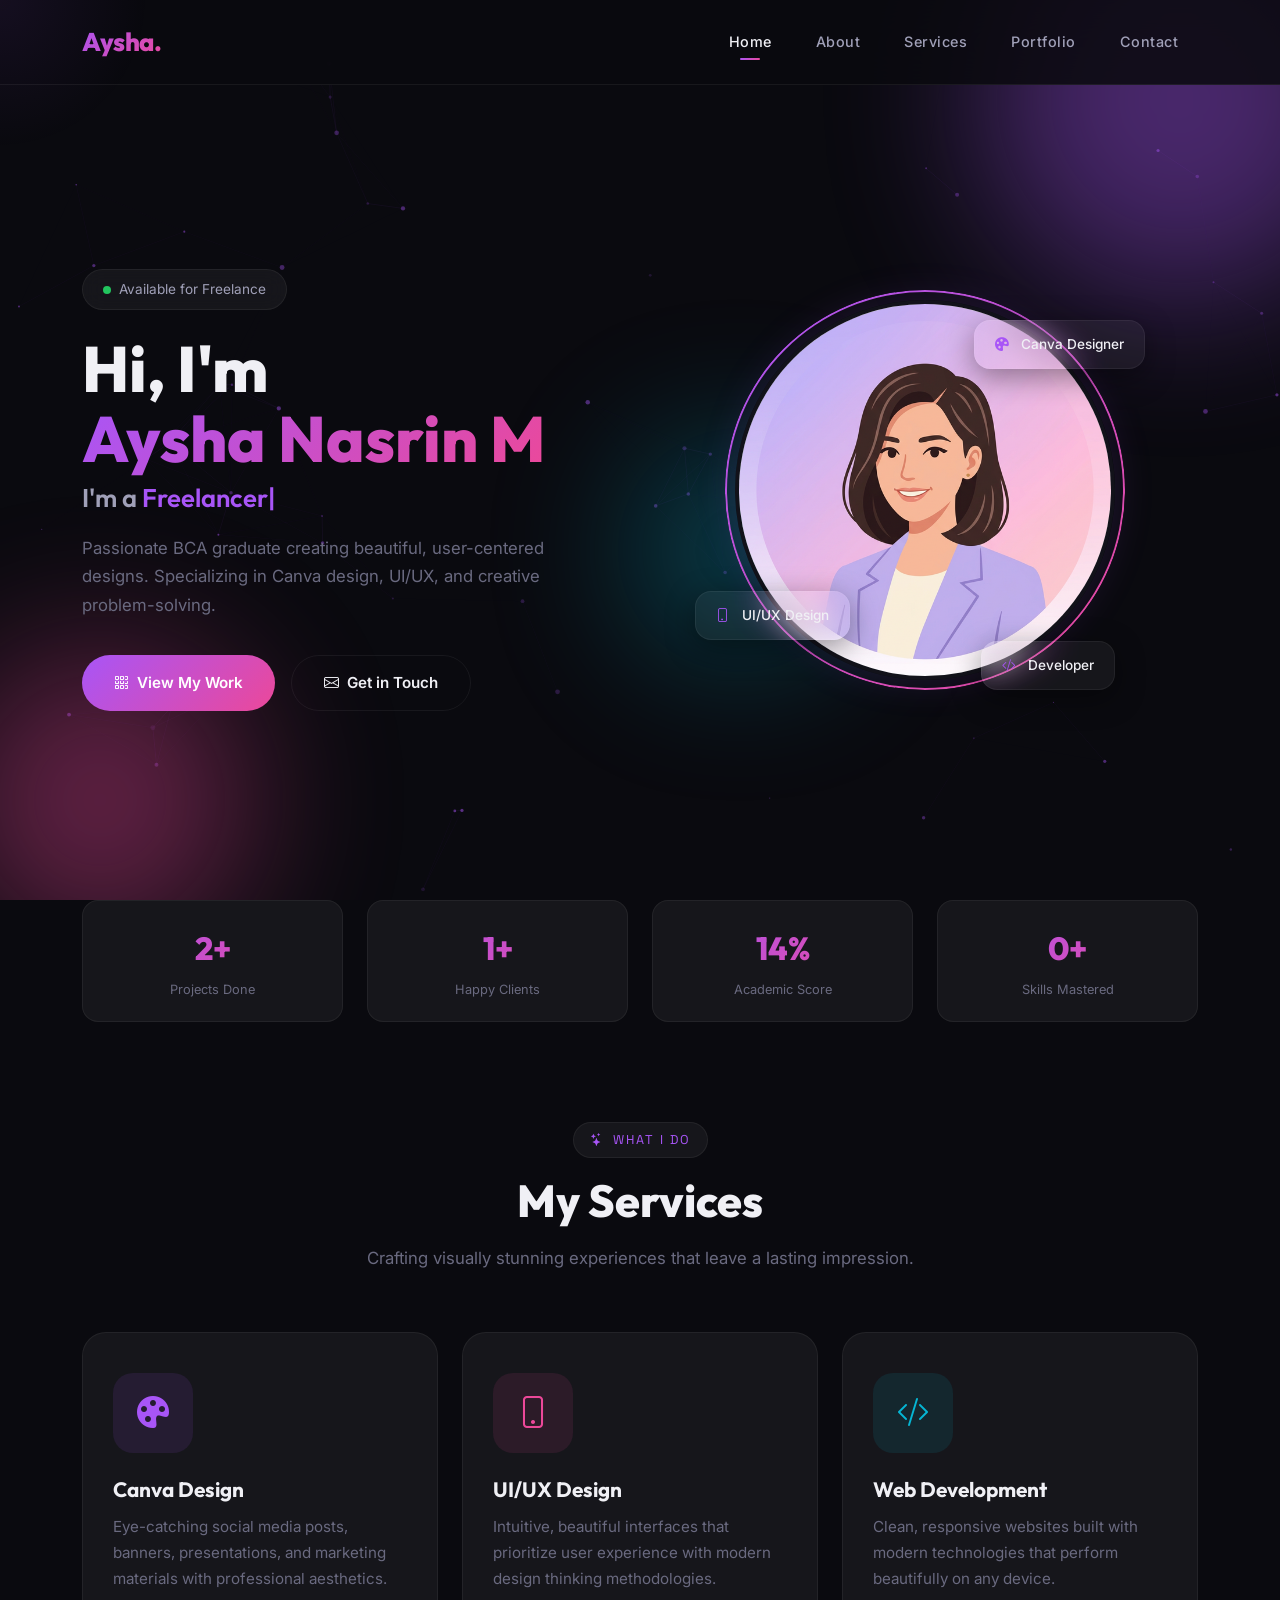
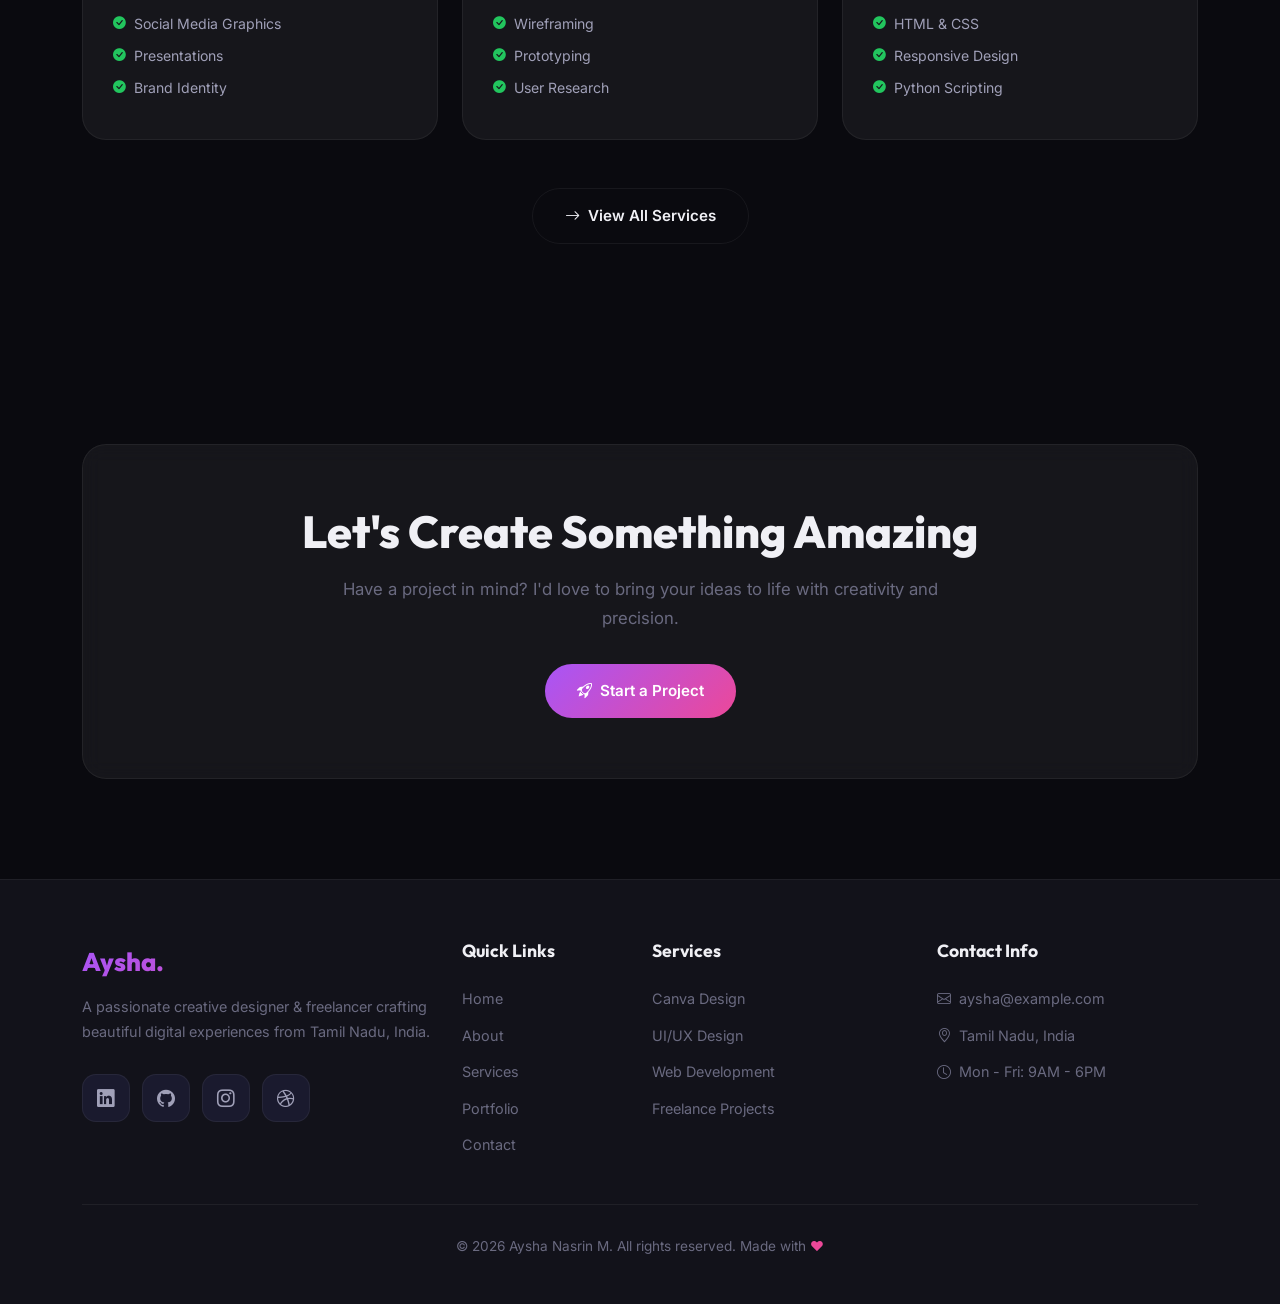
<file: index.html>
<!DOCTYPE html>
<html lang="en">

<head>
  <meta charset="UTF-8">
  <meta name="viewport" content="width=device-width, initial-scale=1.0">
  <meta name="description"
    content="Aysha Nasrin M - Creative Freelancer, Canva Designer & UI/UX Designer. Explore my portfolio showcasing stunning designs and creative solutions.">
  <meta name="keywords" content="Aysha Nasrin, Portfolio, Freelancer, Canva Designer, UI/UX Designer">
  <meta name="author" content="Aysha Nasrin M">
  <title>Aysha Nasrin M | Creative Designer & Freelancer</title>

  <!-- Bootstrap 5 CSS -->
  <link href="https://cdn.jsdelivr.net/npm/bootstrap@5.3.3/dist/css/bootstrap.min.css" rel="stylesheet">
  <!-- Bootstrap Icons -->
  <link href="https://cdn.jsdelivr.net/npm/bootstrap-icons@1.11.3/font/bootstrap-icons.css" rel="stylesheet">
  <!-- Custom CSS -->
  <link rel="stylesheet" href="assets/css/style.css">
</head>

<body>

  <!-- Preloader -->
  <div class="preloader" id="preloader">
    <div class="preloader-spinner"></div>
    <div class="preloader-text">Loading</div>
  </div>

  <!-- Particles Background -->
  <canvas id="particles-canvas"></canvas>

  <!-- Navigation -->
  <nav class="navbar navbar-expand-lg navbar-custom fixed-top" id="main-navbar">
    <div class="container">
      <a class="navbar-brand navbar-brand-custom" href="index.html">
        Aysha<span style="color: var(--accent-2);">.</span>
      </a>
      <button class="navbar-toggler navbar-toggler-custom" type="button" data-bs-toggle="collapse"
        data-bs-target="#navbarNav">
        <span class="navbar-toggler-icon"></span>
      </button>
      <div class="collapse navbar-collapse justify-content-end" id="navbarNav">
        <ul class="navbar-nav gap-1">
          <li class="nav-item">
            <a class="nav-link nav-link-custom" href="index.html">Home</a>
          </li>
          <li class="nav-item">
            <a class="nav-link nav-link-custom" href="about.html">About</a>
          </li>
          <li class="nav-item">
            <a class="nav-link nav-link-custom" href="services.html">Services</a>
          </li>
          <li class="nav-item">
            <a class="nav-link nav-link-custom" href="portfolio.html">Portfolio</a>
          </li>
          <li class="nav-item">
            <a class="nav-link nav-link-custom" href="contact.html">Contact</a>
          </li>
        </ul>
      </div>
    </div>
  </nav>

  <!-- Hero Section -->
  <section class="hero-section" id="hero">
    <div class="hero-bg-shapes">
      <div class="hero-shape hero-shape-1"></div>
      <div class="hero-shape hero-shape-2"></div>
      <div class="hero-shape hero-shape-3"></div>
    </div>
    <div class="container">
      <div class="row align-items-center">
        <div class="col-lg-6 hero-content">
          <div class="hero-badge">
            <span class="badge-dot"></span>
            Available for Freelance
          </div>
          <h1 class="hero-title">
            Hi, I'm <br>
            <span class="gradient-text">Aysha Nasrin M</span>
          </h1>
          <h2 class="hero-subtitle">
            I'm a <span id="typing-text" style="color: var(--accent-1);">Freelancer</span><span class="typing-cursor"
              style="color: var(--accent-1); animation: blink 0.8s infinite;">|</span>
          </h2>
          <p class="hero-description">
            Passionate BCA graduate creating beautiful, user-centered designs.
            Specializing in Canva design, UI/UX, and creative problem-solving.
          </p>
          <div class="hero-buttons">
            <a href="portfolio.html" class="btn-gradient" id="hero-cta-portfolio">
              <i class="bi bi-grid-3x3-gap"></i> View My Work
            </a>
            <a href="contact.html" class="btn-outline-glow" id="hero-cta-contact">
              <i class="bi bi-envelope"></i> Get in Touch
            </a>
          </div>
        </div>
        <div class="col-lg-6 hero-image-wrapper">
          <div class="hero-image-container">
            <div class="hero-image-ring"></div>
            <img src="assets/images/profile.png" alt="Aysha Nasrin M" class="hero-profile-img">
            <div class="hero-floating-card floating-card-1">
              <i class="bi bi-palette-fill"></i> Canva Designer
            </div>
            <div class="hero-floating-card floating-card-2">
              <i class="bi bi-phone"></i> UI/UX Design
            </div>
            <div class="hero-floating-card floating-card-3">
              <i class="bi bi-code-slash"></i> Developer
            </div>
          </div>
        </div>
      </div>
    </div>
  </section>

  <!-- Quick Stats Section -->
  <section class="section-padding" style="padding-top: 0;">
    <div class="container">
      <div class="row g-4 reveal">
        <div class="col-6 col-md-3">
          <div class="stat-card">
            <div class="stat-number"><span class="counter" data-target="15" data-suffix="+">0</span></div>
            <div class="stat-label">Projects Done</div>
          </div>
        </div>
        <div class="col-6 col-md-3">
          <div class="stat-card">
            <div class="stat-number"><span class="counter" data-target="10" data-suffix="+">0</span></div>
            <div class="stat-label">Happy Clients</div>
          </div>
        </div>
        <div class="col-6 col-md-3">
          <div class="stat-card">
            <div class="stat-number"><span class="counter" data-target="85" data-suffix="%">0</span></div>
            <div class="stat-label">Academic Score</div>
          </div>
        </div>
        <div class="col-6 col-md-3">
          <div class="stat-card">
            <div class="stat-number"><span class="counter" data-target="3" data-suffix="+">0</span></div>
            <div class="stat-label">Skills Mastered</div>
          </div>
        </div>
      </div>
    </div>
  </section>

  <!-- Featured Services Preview -->
  <section class="section-padding" style="padding-top: 0;">
    <div class="container">
      <div class="section-header reveal">
        <div class="section-tag"><i class="bi bi-stars"></i> What I Do</div>
        <h2 class="section-title">My <span class="gradient-text">Services</span></h2>
        <p class="section-description">
          Crafting visually stunning experiences that leave a lasting impression.
        </p>
      </div>
      <div class="row g-4 stagger-children">
        <div class="col-md-4">
          <div class="service-card">
            <div class="service-icon icon-purple">
              <i class="bi bi-palette-fill"></i>
            </div>
            <h3 class="service-title">Canva Design</h3>
            <p class="service-text">
              Eye-catching social media posts, banners, presentations, and marketing materials with professional
              aesthetics.
            </p>
            <div class="service-features">
              <div class="service-feature"><i class="bi bi-check-circle-fill"></i> Social Media Graphics</div>
              <div class="service-feature"><i class="bi bi-check-circle-fill"></i> Presentations</div>
              <div class="service-feature"><i class="bi bi-check-circle-fill"></i> Brand Identity</div>
            </div>
          </div>
        </div>
        <div class="col-md-4">
          <div class="service-card">
            <div class="service-icon icon-pink">
              <i class="bi bi-phone"></i>
            </div>
            <h3 class="service-title">UI/UX Design</h3>
            <p class="service-text">
              Intuitive, beautiful interfaces that prioritize user experience with modern design thinking methodologies.
            </p>
            <div class="service-features">
              <div class="service-feature"><i class="bi bi-check-circle-fill"></i> Wireframing</div>
              <div class="service-feature"><i class="bi bi-check-circle-fill"></i> Prototyping</div>
              <div class="service-feature"><i class="bi bi-check-circle-fill"></i> User Research</div>
            </div>
          </div>
        </div>
        <div class="col-md-4">
          <div class="service-card">
            <div class="service-icon icon-cyan">
              <i class="bi bi-code-slash"></i>
            </div>
            <h3 class="service-title">Web Development</h3>
            <p class="service-text">
              Clean, responsive websites built with modern technologies that perform beautifully on any device.
            </p>
            <div class="service-features">
              <div class="service-feature"><i class="bi bi-check-circle-fill"></i> HTML & CSS</div>
              <div class="service-feature"><i class="bi bi-check-circle-fill"></i> Responsive Design</div>
              <div class="service-feature"><i class="bi bi-check-circle-fill"></i> Python Scripting</div>
            </div>
          </div>
        </div>
      </div>
      <div class="text-center mt-5 reveal">
        <a href="services.html" class="btn-outline-glow">
          <i class="bi bi-arrow-right"></i> View All Services
        </a>
      </div>
    </div>
  </section>

  <!-- CTA Section -->
  <section class="section-padding">
    <div class="container">
      <div class="glass-card text-center reveal" style="padding: 60px 40px;">
        <h2 class="section-title" style="margin-bottom: 16px;">Let's Create Something <span
            class="gradient-text">Amazing</span></h2>
        <p class="section-description mx-auto" style="margin-bottom: 32px;">
          Have a project in mind? I'd love to bring your ideas to life with creativity and precision.
        </p>
        <a href="contact.html" class="btn-gradient" id="cta-contact-btn">
          <i class="bi bi-rocket-takeoff"></i> Start a Project
        </a>
      </div>
    </div>
  </section>

  <!-- Footer -->
  <footer class="footer" id="footer">
    <div class="container">
      <div class="row g-4">
        <div class="col-lg-4">
          <div class="footer-brand">Aysha<span style="color: var(--accent-2);">.</span></div>
          <p class="footer-text">
            A passionate creative designer & freelancer crafting beautiful digital experiences from Tamil Nadu, India.
          </p>
          <div class="social-links">
            <a href="#" class="social-link" id="social-linkedin" aria-label="LinkedIn"><i
                class="bi bi-linkedin"></i></a>
            <a href="#" class="social-link" id="social-github" aria-label="GitHub"><i class="bi bi-github"></i></a>
            <a href="#" class="social-link" id="social-instagram" aria-label="Instagram"><i
                class="bi bi-instagram"></i></a>
            <a href="#" class="social-link" id="social-dribbble" aria-label="Dribbble"><i
                class="bi bi-dribbble"></i></a>
          </div>
        </div>
        <div class="col-lg-2 col-md-4">
          <h4 class="footer-title">Quick Links</h4>
          <a href="index.html" class="footer-link">Home</a>
          <a href="about.html" class="footer-link">About</a>
          <a href="services.html" class="footer-link">Services</a>
          <a href="portfolio.html" class="footer-link">Portfolio</a>
          <a href="contact.html" class="footer-link">Contact</a>
        </div>
        <div class="col-lg-3 col-md-4">
          <h4 class="footer-title">Services</h4>
          <a href="services.html" class="footer-link">Canva Design</a>
          <a href="services.html" class="footer-link">UI/UX Design</a>
          <a href="services.html" class="footer-link">Web Development</a>
          <a href="services.html" class="footer-link">Freelance Projects</a>
        </div>
        <div class="col-lg-3 col-md-4">
          <h4 class="footer-title">Contact Info</h4>
          <a href="mailto:aysha@example.com" class="footer-link"><i
              class="bi bi-envelope me-2"></i>aysha@example.com</a>
          <a href="#" class="footer-link"><i class="bi bi-geo-alt me-2"></i>Tamil Nadu, India</a>
          <a href="#" class="footer-link"><i class="bi bi-clock me-2"></i>Mon - Fri: 9AM - 6PM</a>
        </div>
      </div>
      <div class="footer-bottom">
        <p>&copy; 2026 Aysha Nasrin M. All rights reserved. Made with <span class="heart">&hearts;</span></p>
      </div>
    </div>
  </footer>

  <!-- Back to Top -->
  <button class="back-to-top" id="back-to-top" aria-label="Back to top">
    <i class="bi bi-arrow-up"></i>
  </button>

  <!-- Bootstrap JS -->
  <script src="https://cdn.jsdelivr.net/npm/bootstrap@5.3.3/dist/js/bootstrap.bundle.min.js"></script>
  <!-- Custom JS -->
  <script src="assets/js/main.js"></script>
</body>

</html>
</file>
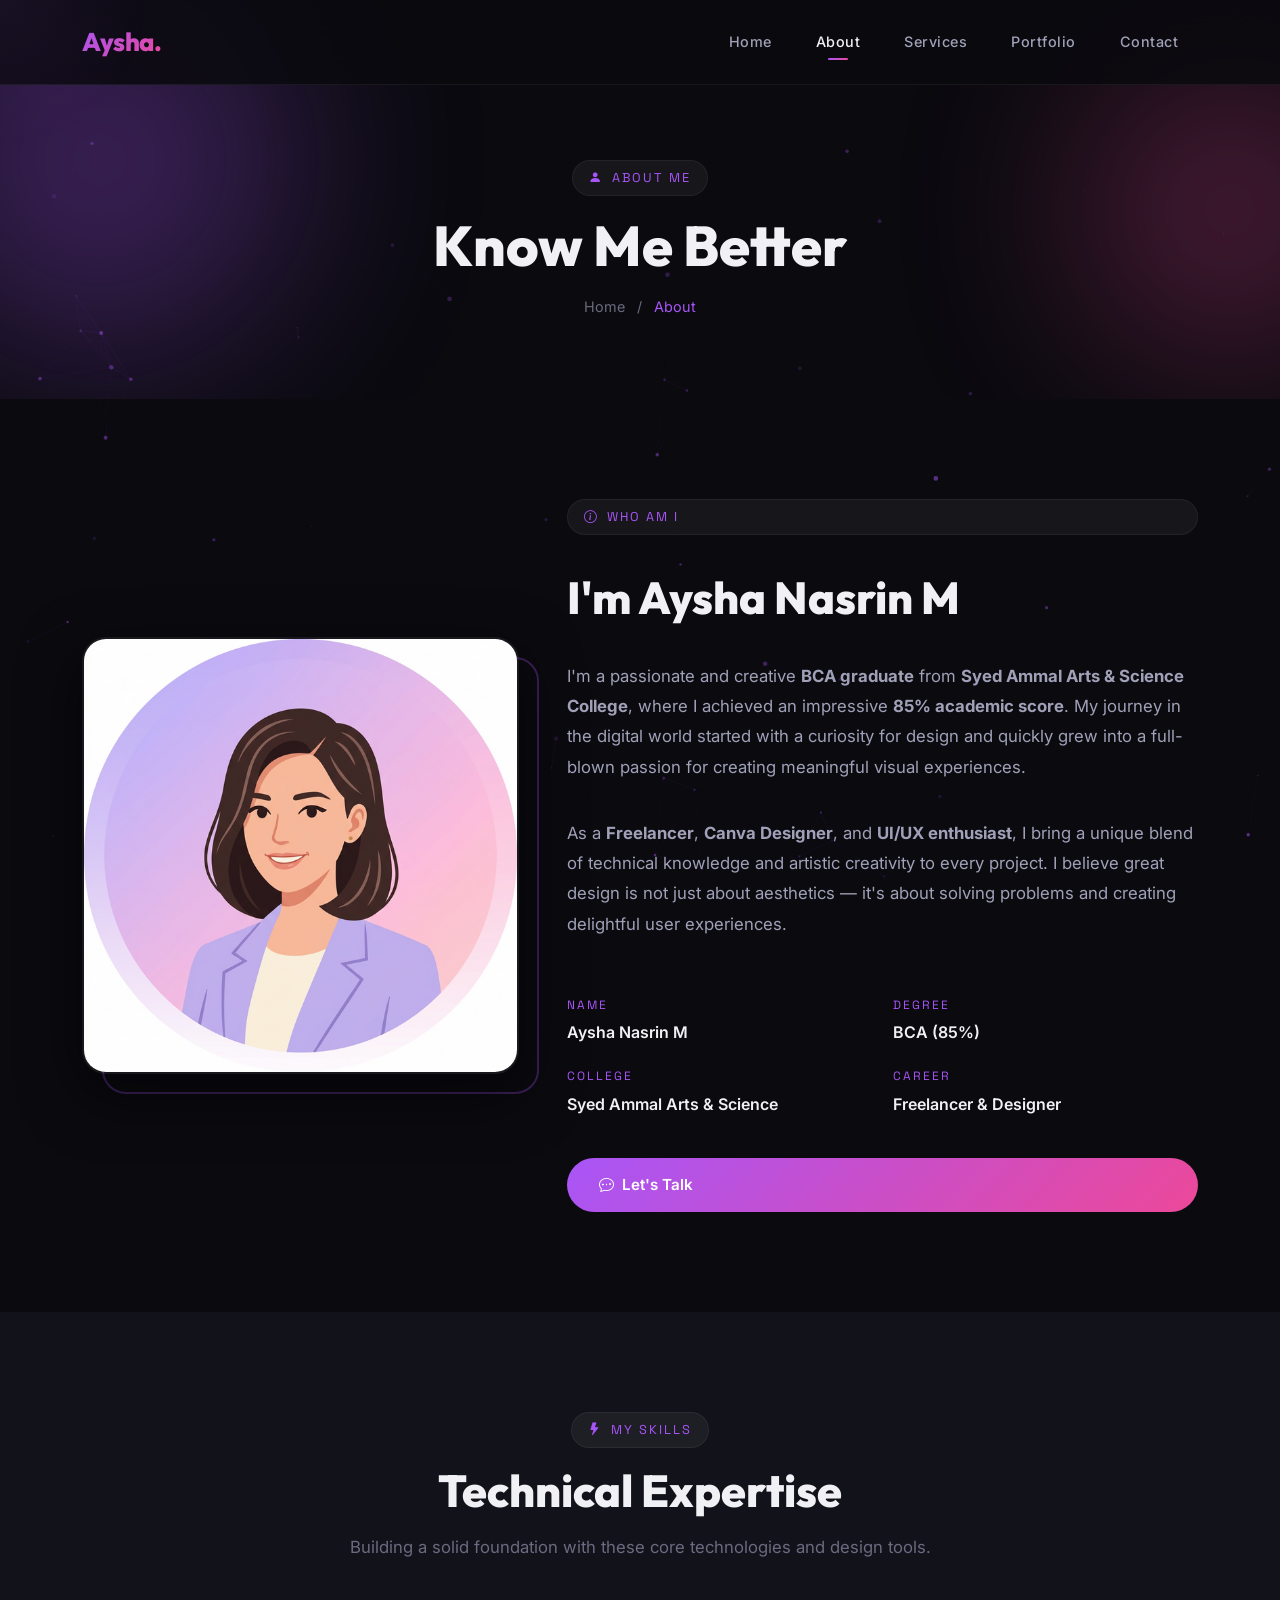
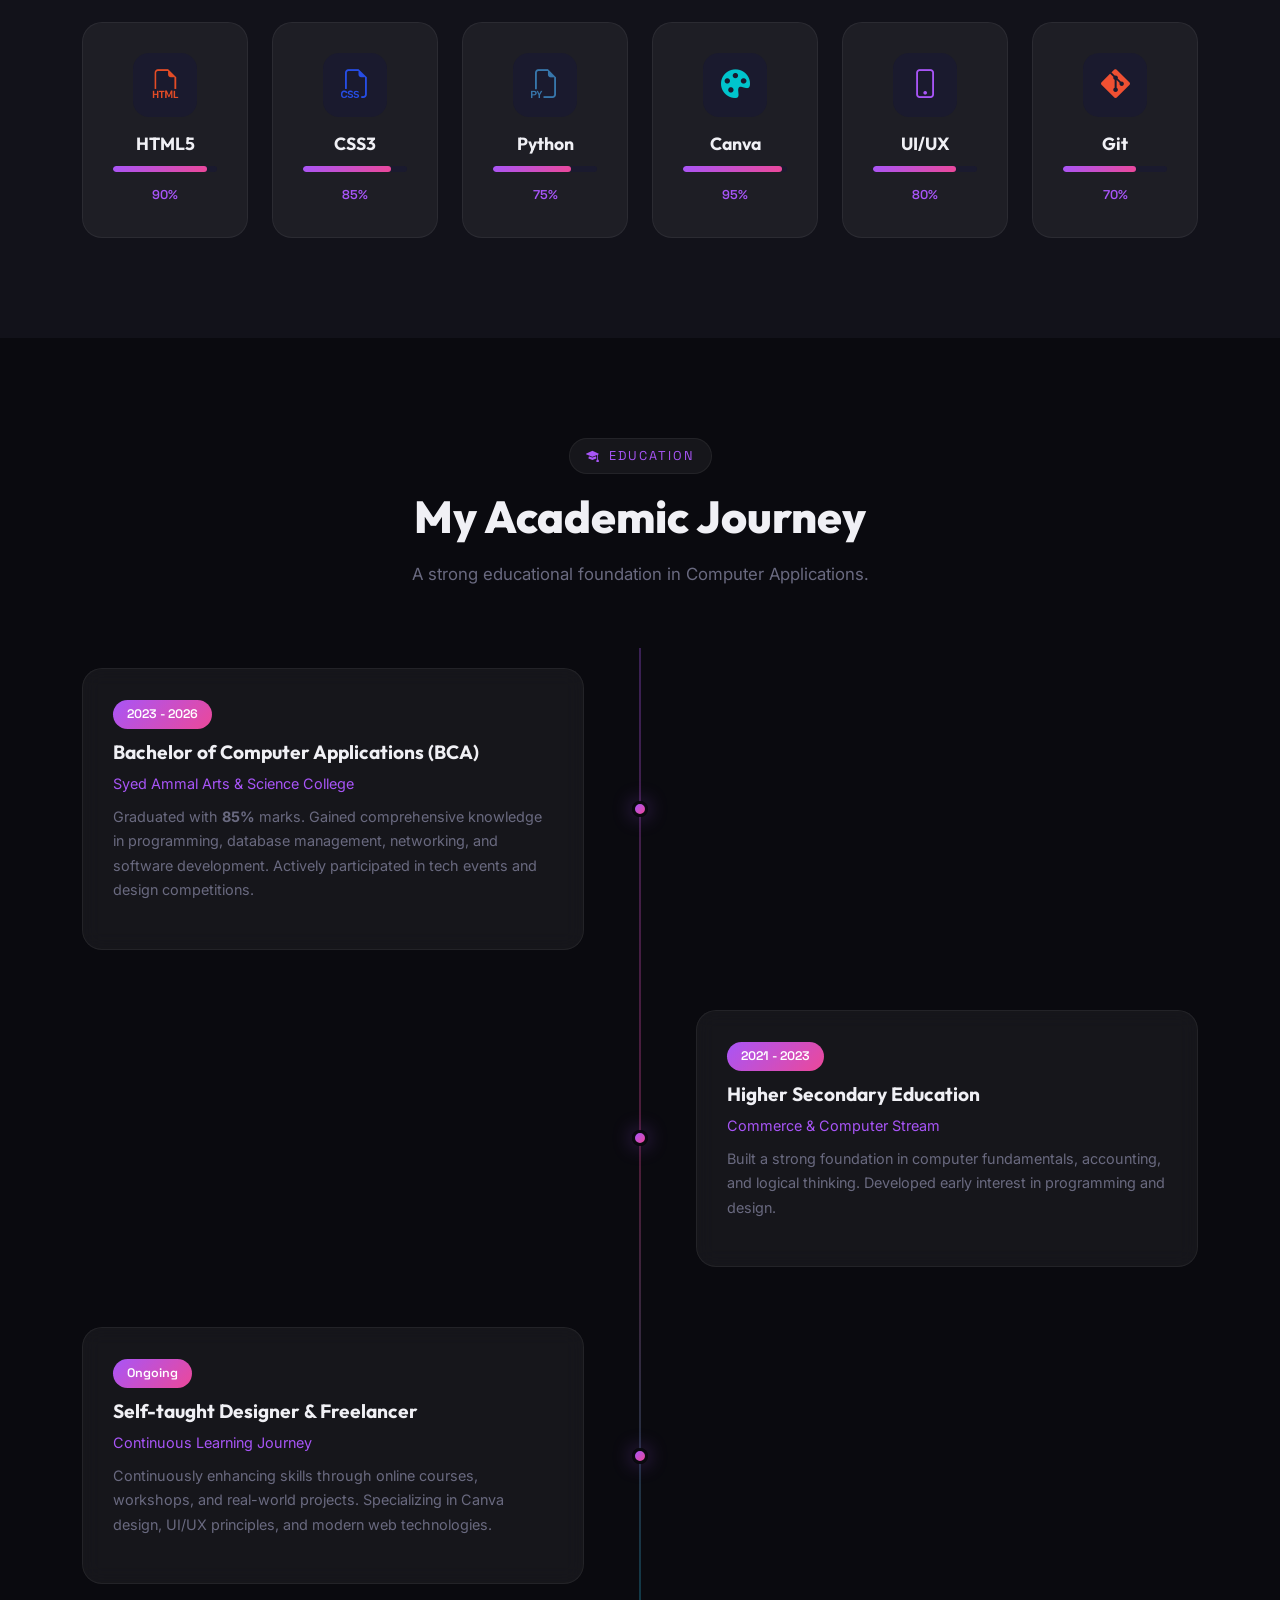
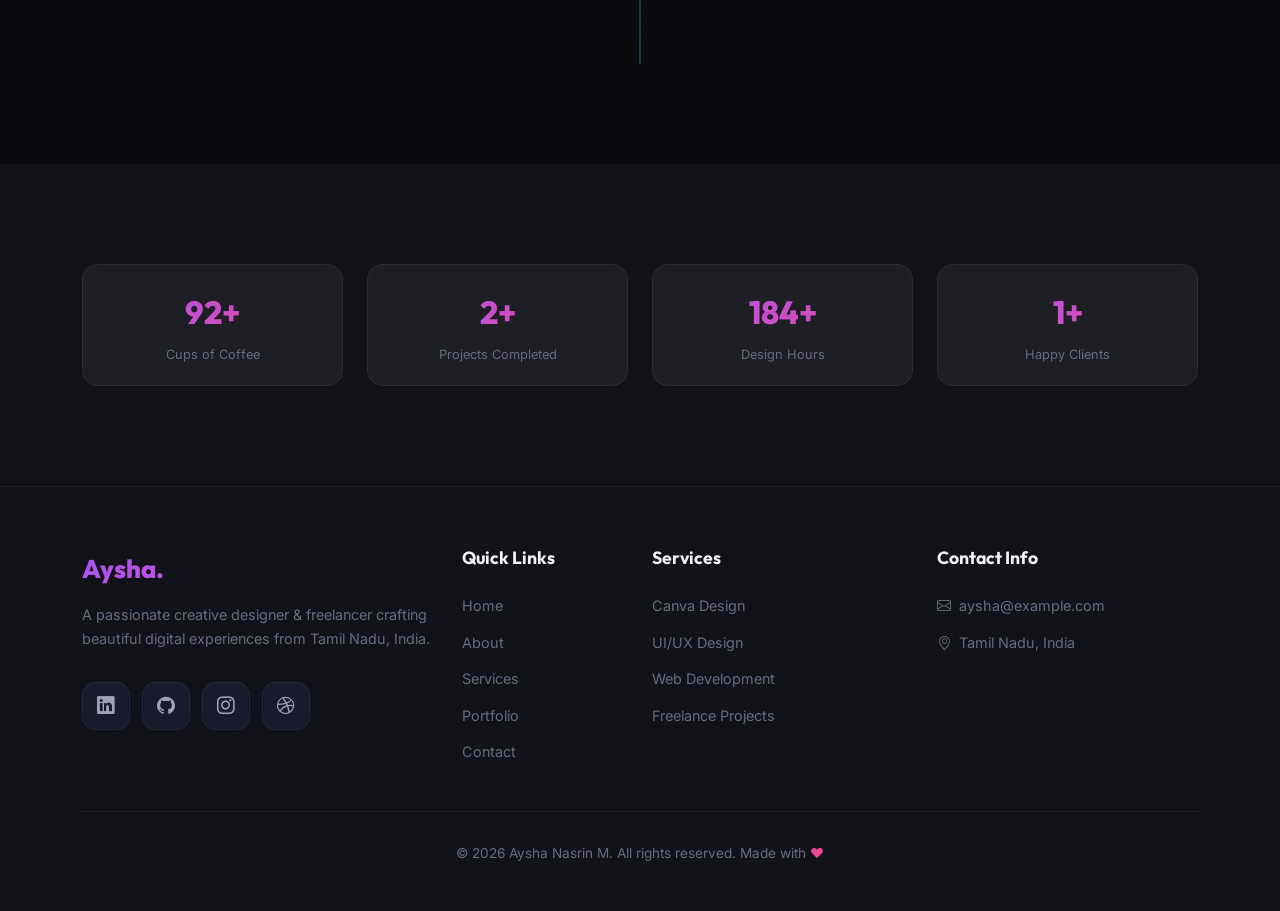
<file: about.html>
<!DOCTYPE html>
<html lang="en">

<head>
  <meta charset="UTF-8">
  <meta name="viewport" content="width=device-width, initial-scale=1.0">
  <meta name="description"
    content="Learn more about Aysha Nasrin M - BCA Graduate, Freelancer, Canva Designer & UI/UX Designer with a passion for creative design.">
  <title>About Me | Aysha Nasrin M</title>

  <link href="https://cdn.jsdelivr.net/npm/bootstrap@5.3.3/dist/css/bootstrap.min.css" rel="stylesheet">
  <link href="https://cdn.jsdelivr.net/npm/bootstrap-icons@1.11.3/font/bootstrap-icons.css" rel="stylesheet">
  <link rel="stylesheet" href="assets/css/style.css">
</head>

<body>

  <!-- Preloader -->
  <div class="preloader" id="preloader">
    <div class="preloader-spinner"></div>
    <div class="preloader-text">Loading</div>
  </div>

  <canvas id="particles-canvas"></canvas>

  <!-- Navigation -->
  <nav class="navbar navbar-expand-lg navbar-custom fixed-top" id="main-navbar">
    <div class="container">
      <a class="navbar-brand navbar-brand-custom" href="index.html">
        Aysha<span style="color: var(--accent-2);">.</span>
      </a>
      <button class="navbar-toggler navbar-toggler-custom" type="button" data-bs-toggle="collapse"
        data-bs-target="#navbarNav">
        <span class="navbar-toggler-icon"></span>
      </button>
      <div class="collapse navbar-collapse justify-content-end" id="navbarNav">
        <ul class="navbar-nav gap-1">
          <li class="nav-item"><a class="nav-link nav-link-custom" href="index.html">Home</a></li>
          <li class="nav-item"><a class="nav-link nav-link-custom" href="about.html">About</a></li>
          <li class="nav-item"><a class="nav-link nav-link-custom" href="services.html">Services</a></li>
          <li class="nav-item"><a class="nav-link nav-link-custom" href="portfolio.html">Portfolio</a></li>
          <li class="nav-item"><a class="nav-link nav-link-custom" href="contact.html">Contact</a></li>
        </ul>
      </div>
    </div>
  </nav>

  <!-- Page Header -->
  <section class="page-header">
    <div class="page-header-bg">
      <div class="page-header-shape page-header-shape-1"></div>
      <div class="page-header-shape page-header-shape-2"></div>
    </div>
    <div class="section-tag"><i class="bi bi-person-fill"></i> About Me</div>
    <h1 class="section-title">Know Me <span class="gradient-text">Better</span></h1>
    <div class="breadcrumb-custom">
      <a href="index.html">Home</a>
      <span>/</span>
      <span class="current">About</span>
    </div>
  </section>

  <!-- About Details Section -->
  <section class="section-padding">
    <div class="container">
      <div class="row g-5 align-items-center">
        <div class="col-lg-5 reveal-left">
          <div class="about-image-wrapper">
            <img src="assets/images/profile.png" alt="Aysha Nasrin M" class="about-image">
            <div class="about-image-decoration"></div>
          </div>
        </div>
        <div class="col-lg-7 reveal-right">
          <div class="about-info">
            <div class="section-tag"><i class="bi bi-info-circle"></i> Who Am I</div>
            <h2 class="section-title" style="text-align: left;">I'm <span class="gradient-text">Aysha Nasrin M</span>
            </h2>
            <p class="about-text">
              I'm a passionate and creative <strong>BCA graduate</strong> from <strong>Syed Ammal Arts & Science
                College</strong>, where I achieved an impressive <strong>85% academic score</strong>. My journey in the
              digital world started with a curiosity for design and quickly grew into a full-blown passion for creating
              meaningful visual experiences.
            </p>
            <p class="about-text">
              As a <strong>Freelancer</strong>, <strong>Canva Designer</strong>, and <strong>UI/UX enthusiast</strong>,
              I bring a unique blend of technical knowledge and artistic creativity to every project. I believe great
              design is not just about aesthetics — it's about solving problems and creating delightful user
              experiences.
            </p>

            <div class="about-details">
              <div class="about-detail-item">
                <span class="about-detail-label">Name</span>
                <span class="about-detail-value">Aysha Nasrin M</span>
              </div>
              <div class="about-detail-item">
                <span class="about-detail-label">Degree</span>
                <span class="about-detail-value">BCA (85%)</span>
              </div>
              <div class="about-detail-item">
                <span class="about-detail-label">College</span>
                <span class="about-detail-value">Syed Ammal Arts & Science</span>
              </div>
              <div class="about-detail-item">
                <span class="about-detail-label">Career</span>
                <span class="about-detail-value">Freelancer & Designer</span>
              </div>
            </div>

            <a href="contact.html" class="btn-gradient" id="about-cta">
              <i class="bi bi-chat-dots"></i> Let's Talk
            </a>
          </div>
        </div>
      </div>
    </div>
  </section>

  <!-- Skills Section -->
  <section class="section-padding" style="background: var(--bg-secondary);">
    <div class="container">
      <div class="section-header reveal">
        <div class="section-tag"><i class="bi bi-lightning-fill"></i> My Skills</div>
        <h2 class="section-title">Technical <span class="gradient-text">Expertise</span></h2>
        <p class="section-description">
          Building a solid foundation with these core technologies and design tools.
        </p>
      </div>
      <div class="row g-4 stagger-children">
        <div class="col-6 col-md-4 col-lg-2">
          <div class="skill-card">
            <div class="skill-icon"><i class="bi bi-filetype-html" style="color: #e34c26;"></i></div>
            <h4 class="skill-name">HTML5</h4>
            <div class="skill-bar-container">
              <div class="skill-bar" data-width="90"></div>
            </div>
            <span class="skill-percentage">90%</span>
          </div>
        </div>
        <div class="col-6 col-md-4 col-lg-2">
          <div class="skill-card">
            <div class="skill-icon"><i class="bi bi-filetype-css" style="color: #264de4;"></i></div>
            <h4 class="skill-name">CSS3</h4>
            <div class="skill-bar-container">
              <div class="skill-bar" data-width="85"></div>
            </div>
            <span class="skill-percentage">85%</span>
          </div>
        </div>
        <div class="col-6 col-md-4 col-lg-2">
          <div class="skill-card">
            <div class="skill-icon"><i class="bi bi-filetype-py" style="color: #3776ab;"></i></div>
            <h4 class="skill-name">Python</h4>
            <div class="skill-bar-container">
              <div class="skill-bar" data-width="75"></div>
            </div>
            <span class="skill-percentage">75%</span>
          </div>
        </div>
        <div class="col-6 col-md-4 col-lg-2">
          <div class="skill-card">
            <div class="skill-icon"><i class="bi bi-palette-fill" style="color: #00c4cc;"></i></div>
            <h4 class="skill-name">Canva</h4>
            <div class="skill-bar-container">
              <div class="skill-bar" data-width="95"></div>
            </div>
            <span class="skill-percentage">95%</span>
          </div>
        </div>
        <div class="col-6 col-md-4 col-lg-2">
          <div class="skill-card">
            <div class="skill-icon"><i class="bi bi-phone" style="color: #a855f7;"></i></div>
            <h4 class="skill-name">UI/UX</h4>
            <div class="skill-bar-container">
              <div class="skill-bar" data-width="80"></div>
            </div>
            <span class="skill-percentage">80%</span>
          </div>
        </div>
        <div class="col-6 col-md-4 col-lg-2">
          <div class="skill-card">
            <div class="skill-icon"><i class="bi bi-git" style="color: #f05032;"></i></div>
            <h4 class="skill-name">Git</h4>
            <div class="skill-bar-container">
              <div class="skill-bar" data-width="70"></div>
            </div>
            <span class="skill-percentage">70%</span>
          </div>
        </div>
      </div>
    </div>
  </section>

  <!-- Education Timeline -->
  <section class="section-padding">
    <div class="container">
      <div class="section-header reveal">
        <div class="section-tag"><i class="bi bi-mortarboard-fill"></i> Education</div>
        <h2 class="section-title">My Academic <span class="gradient-text">Journey</span></h2>
        <p class="section-description">
          A strong educational foundation in Computer Applications.
        </p>
      </div>
      <div class="timeline reveal">
        <div class="timeline-item">
          <div class="timeline-dot"></div>
          <div class="timeline-content">
            <span class="timeline-year">2023 - 2026</span>
            <h3 class="timeline-title">Bachelor of Computer Applications (BCA)</h3>
            <p class="timeline-subtitle">Syed Ammal Arts & Science College</p>
            <p class="timeline-text">
              Graduated with <strong>85%</strong> marks. Gained comprehensive knowledge in programming, database
              management, networking, and software development. Actively participated in tech events and design
              competitions.
            </p>
          </div>
        </div>
        <div class="timeline-item">
          <div class="timeline-dot"></div>
          <div class="timeline-content">
            <span class="timeline-year">2021 - 2023</span>
            <h3 class="timeline-title">Higher Secondary Education</h3>
            <p class="timeline-subtitle">Commerce & Computer Stream</p>
            <p class="timeline-text">
              Built a strong foundation in computer fundamentals, accounting, and logical thinking. Developed early
              interest in programming and design.
            </p>
          </div>
        </div>
        <div class="timeline-item">
          <div class="timeline-dot"></div>
          <div class="timeline-content">
            <span class="timeline-year">Ongoing</span>
            <h3 class="timeline-title">Self-taught Designer & Freelancer</h3>
            <p class="timeline-subtitle">Continuous Learning Journey</p>
            <p class="timeline-text">
              Continuously enhancing skills through online courses, workshops, and real-world projects. Specializing in
              Canva design, UI/UX principles, and modern web technologies.
            </p>
          </div>
        </div>
      </div>
    </div>
  </section>

  <!-- Fun Facts -->
  <section class="section-padding" style="background: var(--bg-secondary);">
    <div class="container">
      <div class="row g-4">
        <div class="col-6 col-md-3 reveal">
          <div class="stat-card">
            <div class="stat-number"><span class="counter" data-target="500" data-suffix="+">0</span></div>
            <div class="stat-label">Cups of Coffee</div>
          </div>
        </div>
        <div class="col-6 col-md-3 reveal">
          <div class="stat-card">
            <div class="stat-number"><span class="counter" data-target="15" data-suffix="+">0</span></div>
            <div class="stat-label">Projects Completed</div>
          </div>
        </div>
        <div class="col-6 col-md-3 reveal">
          <div class="stat-card">
            <div class="stat-number"><span class="counter" data-target="1000" data-suffix="+">0</span></div>
            <div class="stat-label">Design Hours</div>
          </div>
        </div>
        <div class="col-6 col-md-3 reveal">
          <div class="stat-card">
            <div class="stat-number"><span class="counter" data-target="10" data-suffix="+">0</span></div>
            <div class="stat-label">Happy Clients</div>
          </div>
        </div>
      </div>
    </div>
  </section>

  <!-- Footer -->
  <footer class="footer" id="footer">
    <div class="container">
      <div class="row g-4">
        <div class="col-lg-4">
          <div class="footer-brand">Aysha<span style="color: var(--accent-2);">.</span></div>
          <p class="footer-text">A passionate creative designer & freelancer crafting beautiful digital experiences from
            Tamil Nadu, India.</p>
          <div class="social-links">
            <a href="#" class="social-link" aria-label="LinkedIn"><i class="bi bi-linkedin"></i></a>
            <a href="#" class="social-link" aria-label="GitHub"><i class="bi bi-github"></i></a>
            <a href="#" class="social-link" aria-label="Instagram"><i class="bi bi-instagram"></i></a>
            <a href="#" class="social-link" aria-label="Dribbble"><i class="bi bi-dribbble"></i></a>
          </div>
        </div>
        <div class="col-lg-2 col-md-4">
          <h4 class="footer-title">Quick Links</h4>
          <a href="index.html" class="footer-link">Home</a>
          <a href="about.html" class="footer-link">About</a>
          <a href="services.html" class="footer-link">Services</a>
          <a href="portfolio.html" class="footer-link">Portfolio</a>
          <a href="contact.html" class="footer-link">Contact</a>
        </div>
        <div class="col-lg-3 col-md-4">
          <h4 class="footer-title">Services</h4>
          <a href="services.html" class="footer-link">Canva Design</a>
          <a href="services.html" class="footer-link">UI/UX Design</a>
          <a href="services.html" class="footer-link">Web Development</a>
          <a href="services.html" class="footer-link">Freelance Projects</a>
        </div>
        <div class="col-lg-3 col-md-4">
          <h4 class="footer-title">Contact Info</h4>
          <a href="mailto:aysha@example.com" class="footer-link"><i
              class="bi bi-envelope me-2"></i>aysha@example.com</a>
          <a href="#" class="footer-link"><i class="bi bi-geo-alt me-2"></i>Tamil Nadu, India</a>
        </div>
      </div>
      <div class="footer-bottom">
        <p>&copy; 2026 Aysha Nasrin M. All rights reserved. Made with <span class="heart">&hearts;</span></p>
      </div>
    </div>
  </footer>

  <button class="back-to-top" id="back-to-top" aria-label="Back to top"><i class="bi bi-arrow-up"></i></button>

  <script src="https://cdn.jsdelivr.net/npm/bootstrap@5.3.3/dist/js/bootstrap.bundle.min.js"></script>
  <script src="assets/js/main.js"></script>
</body>

</html>
</file>
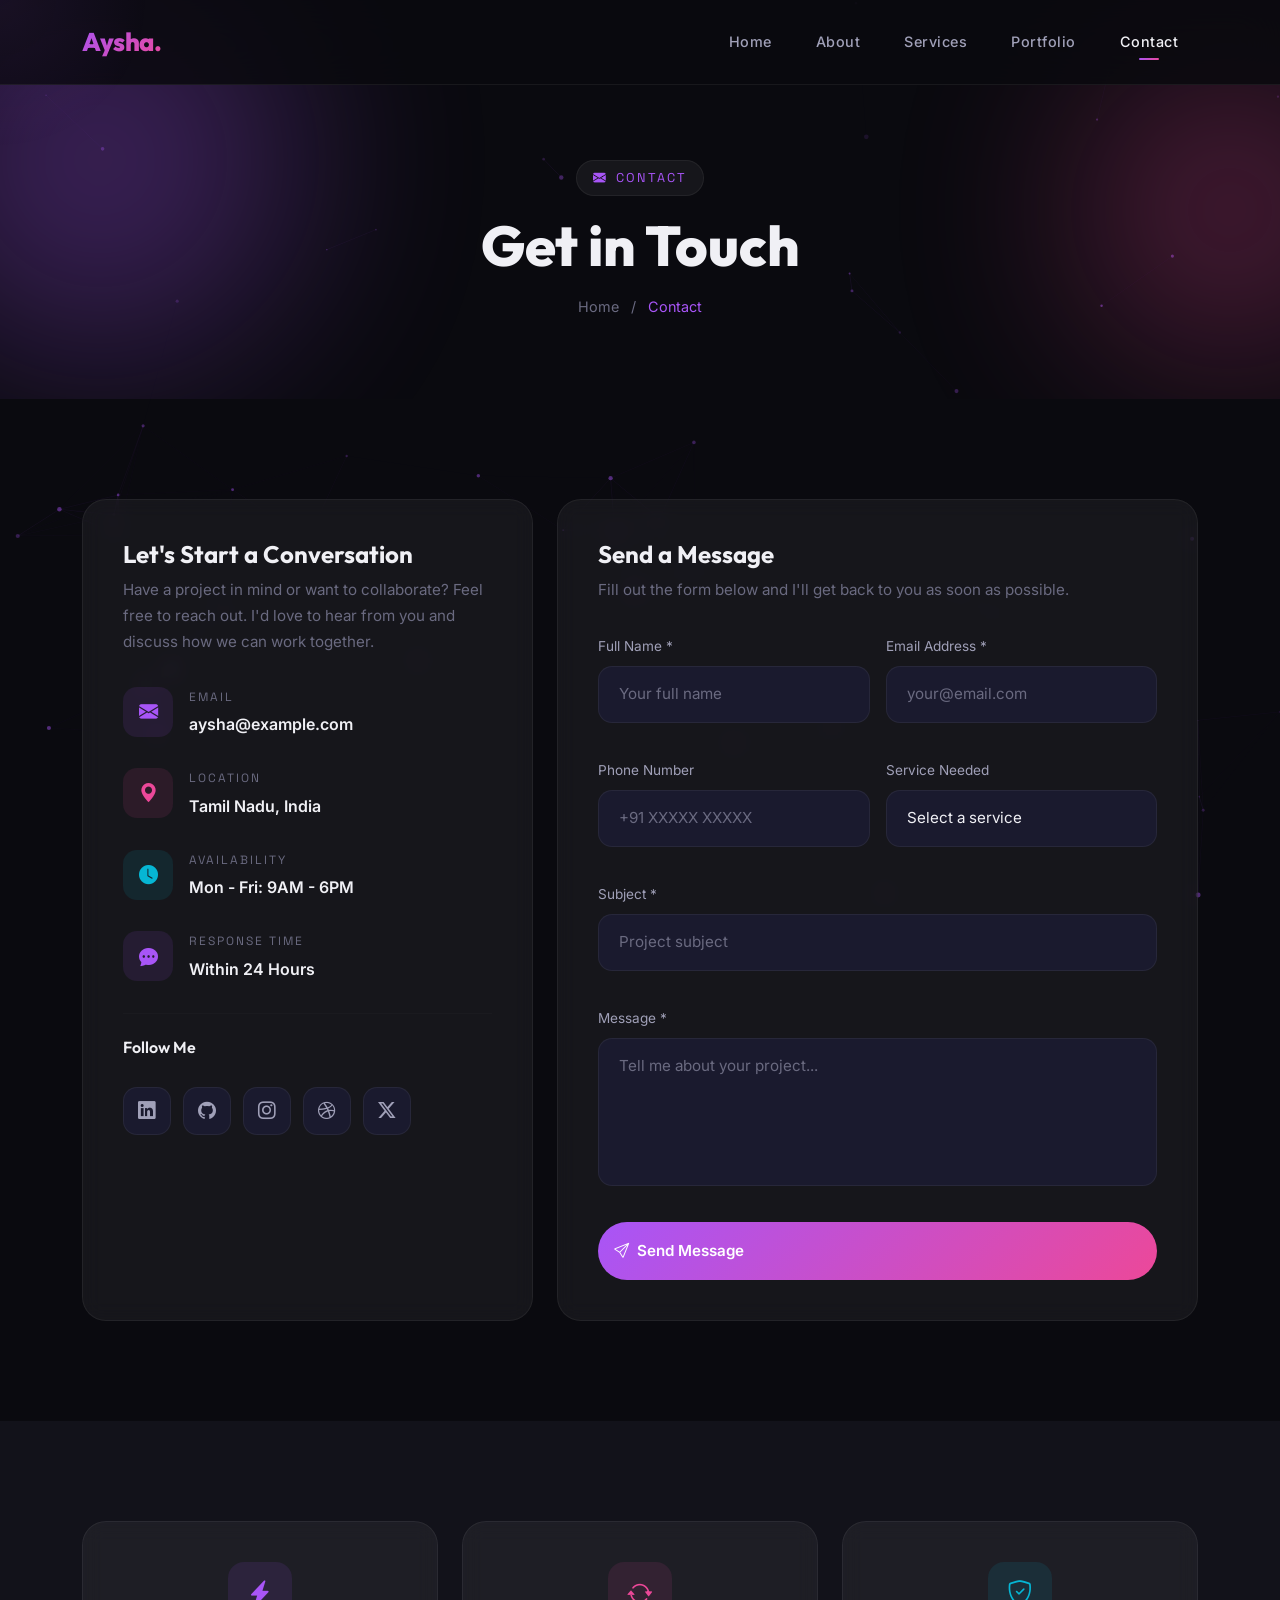
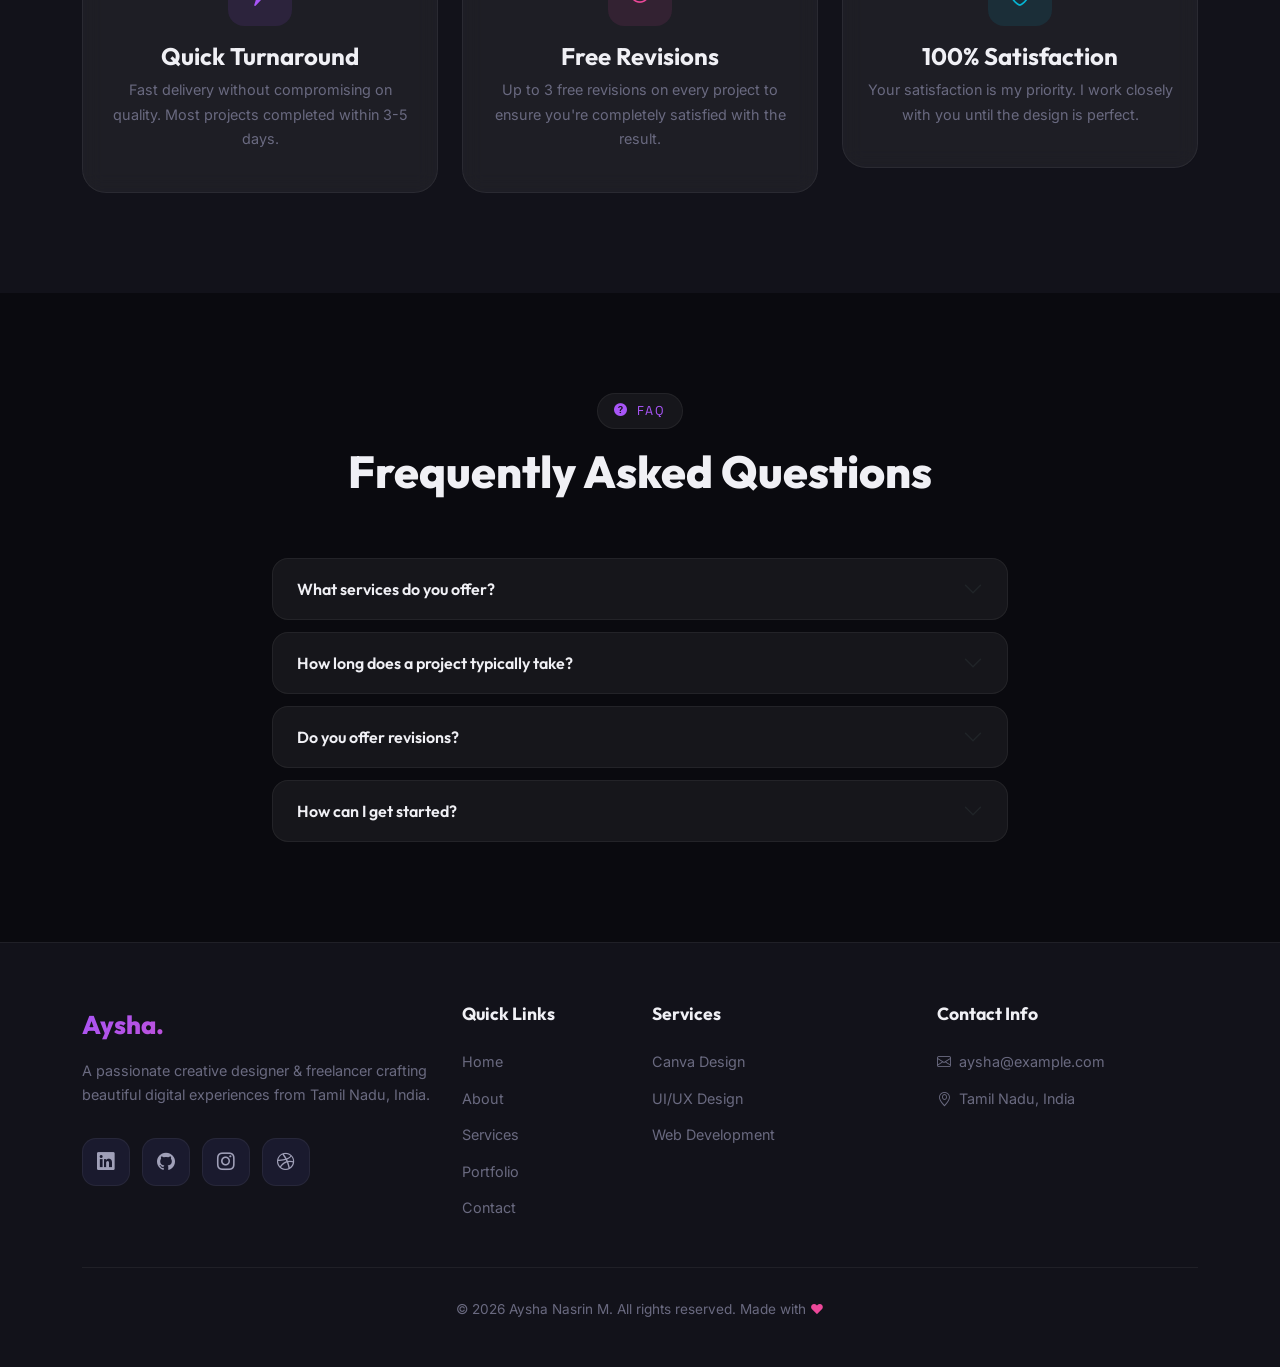
<file: contact.html>
<!DOCTYPE html>
<html lang="en">
<head>
  <meta charset="UTF-8">
  <meta name="viewport" content="width=device-width, initial-scale=1.0">
  <meta name="description" content="Get in touch with Aysha Nasrin M for freelance design projects, collaborations, or inquiries. Let's create something amazing together.">
  <title>Contact | Aysha Nasrin M</title>

  <link href="https://cdn.jsdelivr.net/npm/bootstrap@5.3.3/dist/css/bootstrap.min.css" rel="stylesheet">
  <link href="https://cdn.jsdelivr.net/npm/bootstrap-icons@1.11.3/font/bootstrap-icons.css" rel="stylesheet">
  <link rel="stylesheet" href="assets/css/style.css">
</head>
<body>

  <div class="preloader" id="preloader">
    <div class="preloader-spinner"></div>
    <div class="preloader-text">Loading</div>
  </div>

  <canvas id="particles-canvas"></canvas>

  <!-- Navigation -->
  <nav class="navbar navbar-expand-lg navbar-custom fixed-top" id="main-navbar">
    <div class="container">
      <a class="navbar-brand navbar-brand-custom" href="index.html">Aysha<span style="color: var(--accent-2);">.</span></a>
      <button class="navbar-toggler navbar-toggler-custom" type="button" data-bs-toggle="collapse" data-bs-target="#navbarNav">
        <span class="navbar-toggler-icon"></span>
      </button>
      <div class="collapse navbar-collapse justify-content-end" id="navbarNav">
        <ul class="navbar-nav gap-1">
          <li class="nav-item"><a class="nav-link nav-link-custom" href="index.html">Home</a></li>
          <li class="nav-item"><a class="nav-link nav-link-custom" href="about.html">About</a></li>
          <li class="nav-item"><a class="nav-link nav-link-custom" href="services.html">Services</a></li>
          <li class="nav-item"><a class="nav-link nav-link-custom" href="portfolio.html">Portfolio</a></li>
          <li class="nav-item"><a class="nav-link nav-link-custom" href="contact.html">Contact</a></li>
        </ul>
      </div>
    </div>
  </nav>

  <!-- Page Header -->
  <section class="page-header">
    <div class="page-header-bg">
      <div class="page-header-shape page-header-shape-1"></div>
      <div class="page-header-shape page-header-shape-2"></div>
    </div>
    <div class="section-tag"><i class="bi bi-envelope-fill"></i> Contact</div>
    <h1 class="section-title">Get in <span class="gradient-text">Touch</span></h1>
    <div class="breadcrumb-custom">
      <a href="index.html">Home</a>
      <span>/</span>
      <span class="current">Contact</span>
    </div>
  </section>

  <!-- Contact Section -->
  <section class="section-padding">
    <div class="container">
      <div class="row g-4">
        <!-- Contact Info -->
        <div class="col-lg-5 reveal-left">
          <div class="contact-info-card">
            <h3 style="font-family: var(--font-heading); font-weight: 700; font-size: 1.5rem; margin-bottom: 8px;">Let's Start a Conversation</h3>
            <p style="color: var(--text-muted); margin-bottom: 32px; font-size: 0.95rem;">
              Have a project in mind or want to collaborate? Feel free to reach out. I'd love to hear from you and discuss how we can work together.
            </p>

            <div class="contact-item">
              <div class="contact-icon icon-purple">
                <i class="bi bi-envelope-fill"></i>
              </div>
              <div>
                <div class="contact-label">Email</div>
                <div class="contact-value">aysha@example.com</div>
              </div>
            </div>

            <div class="contact-item">
              <div class="contact-icon icon-pink">
                <i class="bi bi-geo-alt-fill"></i>
              </div>
              <div>
                <div class="contact-label">Location</div>
                <div class="contact-value">Tamil Nadu, India</div>
              </div>
            </div>

            <div class="contact-item">
              <div class="contact-icon icon-cyan">
                <i class="bi bi-clock-fill"></i>
              </div>
              <div>
                <div class="contact-label">Availability</div>
                <div class="contact-value">Mon - Fri: 9AM - 6PM</div>
              </div>
            </div>

            <div class="contact-item">
              <div class="contact-icon icon-purple">
                <i class="bi bi-chat-dots-fill"></i>
              </div>
              <div>
                <div class="contact-label">Response Time</div>
                <div class="contact-value">Within 24 Hours</div>
              </div>
            </div>

            <hr style="border-color: var(--border-color); margin: 24px 0;">

            <h4 style="font-family: var(--font-heading); font-weight: 600; font-size: 1rem; margin-bottom: 16px;">Follow Me</h4>
            <div class="social-links">
              <a href="#" class="social-link" id="contact-linkedin" aria-label="LinkedIn"><i class="bi bi-linkedin"></i></a>
              <a href="#" class="social-link" id="contact-github" aria-label="GitHub"><i class="bi bi-github"></i></a>
              <a href="#" class="social-link" id="contact-instagram" aria-label="Instagram"><i class="bi bi-instagram"></i></a>
              <a href="#" class="social-link" id="contact-dribbble" aria-label="Dribbble"><i class="bi bi-dribbble"></i></a>
              <a href="#" class="social-link" id="contact-twitter" aria-label="Twitter"><i class="bi bi-twitter-x"></i></a>
            </div>
          </div>
        </div>

        <!-- Contact Form -->
        <div class="col-lg-7 reveal-right">
          <div class="contact-form-card">
            <h3 style="font-family: var(--font-heading); font-weight: 700; font-size: 1.5rem; margin-bottom: 8px;">Send a Message</h3>
            <p style="color: var(--text-muted); margin-bottom: 32px; font-size: 0.95rem;">
              Fill out the form below and I'll get back to you as soon as possible.
            </p>

            <form id="contact-form">
              <div class="row g-3">
                <div class="col-md-6">
                  <div class="form-floating-custom">
                    <label style="font-size: 0.85rem; color: var(--text-secondary); margin-bottom: 8px; display: block;">Full Name *</label>
                    <input type="text" class="form-control form-control-custom" id="contact-name" placeholder="Your full name" required>
                  </div>
                </div>
                <div class="col-md-6">
                  <div class="form-floating-custom">
                    <label style="font-size: 0.85rem; color: var(--text-secondary); margin-bottom: 8px; display: block;">Email Address *</label>
                    <input type="email" class="form-control form-control-custom" id="contact-email" placeholder="your@email.com" required>
                  </div>
                </div>
                <div class="col-md-6">
                  <div class="form-floating-custom">
                    <label style="font-size: 0.85rem; color: var(--text-secondary); margin-bottom: 8px; display: block;">Phone Number</label>
                    <input type="tel" class="form-control form-control-custom" id="contact-phone" placeholder="+91 XXXXX XXXXX">
                  </div>
                </div>
                <div class="col-md-6">
                  <div class="form-floating-custom">
                    <label style="font-size: 0.85rem; color: var(--text-secondary); margin-bottom: 8px; display: block;">Service Needed</label>
                    <select class="form-control form-control-custom" id="contact-service">
                      <option value="" style="background: var(--bg-tertiary);">Select a service</option>
                      <option value="canva" style="background: var(--bg-tertiary);">Canva Design</option>
                      <option value="uiux" style="background: var(--bg-tertiary);">UI/UX Design</option>
                      <option value="web" style="background: var(--bg-tertiary);">Web Development</option>
                      <option value="branding" style="background: var(--bg-tertiary);">Brand Identity</option>
                      <option value="social" style="background: var(--bg-tertiary);">Social Media Design</option>
                      <option value="other" style="background: var(--bg-tertiary);">Other</option>
                    </select>
                  </div>
                </div>
                <div class="col-12">
                  <div class="form-floating-custom">
                    <label style="font-size: 0.85rem; color: var(--text-secondary); margin-bottom: 8px; display: block;">Subject *</label>
                    <input type="text" class="form-control form-control-custom" id="contact-subject" placeholder="Project subject" required>
                  </div>
                </div>
                <div class="col-12">
                  <div class="form-floating-custom">
                    <label style="font-size: 0.85rem; color: var(--text-secondary); margin-bottom: 8px; display: block;">Message *</label>
                    <textarea class="form-control form-control-custom" id="contact-message" placeholder="Tell me about your project..." rows="5" required></textarea>
                  </div>
                </div>
                <div class="col-12">
                  <button type="submit" class="btn-gradient w-100" id="contact-submit" style="padding: 16px;">
                    <i class="bi bi-send"></i> Send Message
                  </button>
                </div>
              </div>
            </form>
          </div>
        </div>
      </div>
    </div>
  </section>

  <!-- Map / Additional Info -->
  <section class="section-padding" style="background: var(--bg-secondary);">
    <div class="container">
      <div class="row g-4 stagger-children">
        <div class="col-md-4">
          <div class="glass-card text-center" style="padding: 40px 24px;">
            <div style="width: 64px; height: 64px; border-radius: 16px; background: rgba(168, 85, 247, 0.1); display: flex; align-items: center; justify-content: center; margin: 0 auto 16px; font-size: 1.6rem; color: var(--accent-1);">
              <i class="bi bi-lightning-charge-fill"></i>
            </div>
            <h4 style="font-family: var(--font-heading); font-weight: 700; margin-bottom: 8px;">Quick Turnaround</h4>
            <p style="color: var(--text-muted); font-size: 0.9rem; margin: 0;">Fast delivery without compromising on quality. Most projects completed within 3-5 days.</p>
          </div>
        </div>
        <div class="col-md-4">
          <div class="glass-card text-center" style="padding: 40px 24px;">
            <div style="width: 64px; height: 64px; border-radius: 16px; background: rgba(236, 72, 153, 0.1); display: flex; align-items: center; justify-content: center; margin: 0 auto 16px; font-size: 1.6rem; color: var(--accent-2);">
              <i class="bi bi-arrow-repeat"></i>
            </div>
            <h4 style="font-family: var(--font-heading); font-weight: 700; margin-bottom: 8px;">Free Revisions</h4>
            <p style="color: var(--text-muted); font-size: 0.9rem; margin: 0;">Up to 3 free revisions on every project to ensure you're completely satisfied with the result.</p>
          </div>
        </div>
        <div class="col-md-4">
          <div class="glass-card text-center" style="padding: 40px 24px;">
            <div style="width: 64px; height: 64px; border-radius: 16px; background: rgba(6, 182, 212, 0.1); display: flex; align-items: center; justify-content: center; margin: 0 auto 16px; font-size: 1.6rem; color: var(--accent-3);">
              <i class="bi bi-shield-check"></i>
            </div>
            <h4 style="font-family: var(--font-heading); font-weight: 700; margin-bottom: 8px;">100% Satisfaction</h4>
            <p style="color: var(--text-muted); font-size: 0.9rem; margin: 0;">Your satisfaction is my priority. I work closely with you until the design is perfect.</p>
          </div>
        </div>
      </div>
    </div>
  </section>

  <!-- FAQ Section -->
  <section class="section-padding">
    <div class="container">
      <div class="section-header reveal">
        <div class="section-tag"><i class="bi bi-question-circle-fill"></i> FAQ</div>
        <h2 class="section-title">Frequently Asked <span class="gradient-text">Questions</span></h2>
      </div>
      <div class="row justify-content-center">
        <div class="col-lg-8">
          <div class="accordion" id="faqAccordion">
            <div class="accordion-item reveal" style="background: var(--bg-glass); border: 1px solid var(--border-color); margin-bottom: 12px; border-radius: 16px !important; overflow: hidden;">
              <h2 class="accordion-header">
                <button class="accordion-button collapsed" type="button" data-bs-toggle="collapse" data-bs-target="#faq1" style="background: transparent; color: var(--text-primary); font-family: var(--font-heading); font-weight: 600; box-shadow: none; padding: 20px 24px;">
                  What services do you offer?
                </button>
              </h2>
              <div id="faq1" class="accordion-collapse collapse" data-bs-parent="#faqAccordion">
                <div class="accordion-body" style="color: var(--text-muted); padding: 0 24px 20px;">
                  I offer Canva Design, UI/UX Design, Web Development, Brand Identity, Social Media Design, and Design Consultation. Each service is tailored to meet your specific needs and goals.
                </div>
              </div>
            </div>
            <div class="accordion-item reveal" style="background: var(--bg-glass); border: 1px solid var(--border-color); margin-bottom: 12px; border-radius: 16px !important; overflow: hidden;">
              <h2 class="accordion-header">
                <button class="accordion-button collapsed" type="button" data-bs-toggle="collapse" data-bs-target="#faq2" style="background: transparent; color: var(--text-primary); font-family: var(--font-heading); font-weight: 600; box-shadow: none; padding: 20px 24px;">
                  How long does a project typically take?
                </button>
              </h2>
              <div id="faq2" class="accordion-collapse collapse" data-bs-parent="#faqAccordion">
                <div class="accordion-body" style="color: var(--text-muted); padding: 0 24px 20px;">
                  Project timelines vary based on complexity. Simple Canva designs take 1-2 days, while larger UI/UX or web projects may take 1-2 weeks. I always provide a timeline estimate before starting.
                </div>
              </div>
            </div>
            <div class="accordion-item reveal" style="background: var(--bg-glass); border: 1px solid var(--border-color); margin-bottom: 12px; border-radius: 16px !important; overflow: hidden;">
              <h2 class="accordion-header">
                <button class="accordion-button collapsed" type="button" data-bs-toggle="collapse" data-bs-target="#faq3" style="background: transparent; color: var(--text-primary); font-family: var(--font-heading); font-weight: 600; box-shadow: none; padding: 20px 24px;">
                  Do you offer revisions?
                </button>
              </h2>
              <div id="faq3" class="accordion-collapse collapse" data-bs-parent="#faqAccordion">
                <div class="accordion-body" style="color: var(--text-muted); padding: 0 24px 20px;">
                  Yes! I offer up to 3 free revisions on every project. I believe in delivering work that you're completely happy with, and I'm open to feedback throughout the process.
                </div>
              </div>
            </div>
            <div class="accordion-item reveal" style="background: var(--bg-glass); border: 1px solid var(--border-color); border-radius: 16px !important; overflow: hidden;">
              <h2 class="accordion-header">
                <button class="accordion-button collapsed" type="button" data-bs-toggle="collapse" data-bs-target="#faq4" style="background: transparent; color: var(--text-primary); font-family: var(--font-heading); font-weight: 600; box-shadow: none; padding: 20px 24px;">
                  How can I get started?
                </button>
              </h2>
              <div id="faq4" class="accordion-collapse collapse" data-bs-parent="#faqAccordion">
                <div class="accordion-body" style="color: var(--text-muted); padding: 0 24px 20px;">
                  Simply fill out the contact form above or send me an email. Describe your project, timeline, and any specific requirements. I'll get back to you within 24 hours with a quote and timeline.
                </div>
              </div>
            </div>
          </div>
        </div>
      </div>
    </div>
  </section>

  <!-- Footer -->
  <footer class="footer">
    <div class="container">
      <div class="row g-4">
        <div class="col-lg-4">
          <div class="footer-brand">Aysha<span style="color: var(--accent-2);">.</span></div>
          <p class="footer-text">A passionate creative designer & freelancer crafting beautiful digital experiences from Tamil Nadu, India.</p>
          <div class="social-links">
            <a href="#" class="social-link" aria-label="LinkedIn"><i class="bi bi-linkedin"></i></a>
            <a href="#" class="social-link" aria-label="GitHub"><i class="bi bi-github"></i></a>
            <a href="#" class="social-link" aria-label="Instagram"><i class="bi bi-instagram"></i></a>
            <a href="#" class="social-link" aria-label="Dribbble"><i class="bi bi-dribbble"></i></a>
          </div>
        </div>
        <div class="col-lg-2 col-md-4">
          <h4 class="footer-title">Quick Links</h4>
          <a href="index.html" class="footer-link">Home</a>
          <a href="about.html" class="footer-link">About</a>
          <a href="services.html" class="footer-link">Services</a>
          <a href="portfolio.html" class="footer-link">Portfolio</a>
          <a href="contact.html" class="footer-link">Contact</a>
        </div>
        <div class="col-lg-3 col-md-4">
          <h4 class="footer-title">Services</h4>
          <a href="services.html" class="footer-link">Canva Design</a>
          <a href="services.html" class="footer-link">UI/UX Design</a>
          <a href="services.html" class="footer-link">Web Development</a>
        </div>
        <div class="col-lg-3 col-md-4">
          <h4 class="footer-title">Contact Info</h4>
          <a href="mailto:aysha@example.com" class="footer-link"><i class="bi bi-envelope me-2"></i>aysha@example.com</a>
          <a href="#" class="footer-link"><i class="bi bi-geo-alt me-2"></i>Tamil Nadu, India</a>
        </div>
      </div>
      <div class="footer-bottom">
        <p>&copy; 2026 Aysha Nasrin M. All rights reserved. Made with <span class="heart">&hearts;</span></p>
      </div>
    </div>
  </footer>

  <button class="back-to-top" id="back-to-top" aria-label="Back to top"><i class="bi bi-arrow-up"></i></button>

  <script src="https://cdn.jsdelivr.net/npm/bootstrap@5.3.3/dist/js/bootstrap.bundle.min.js"></script>
  <script src="assets/js/main.js"></script>
</body>
</html>
</file>
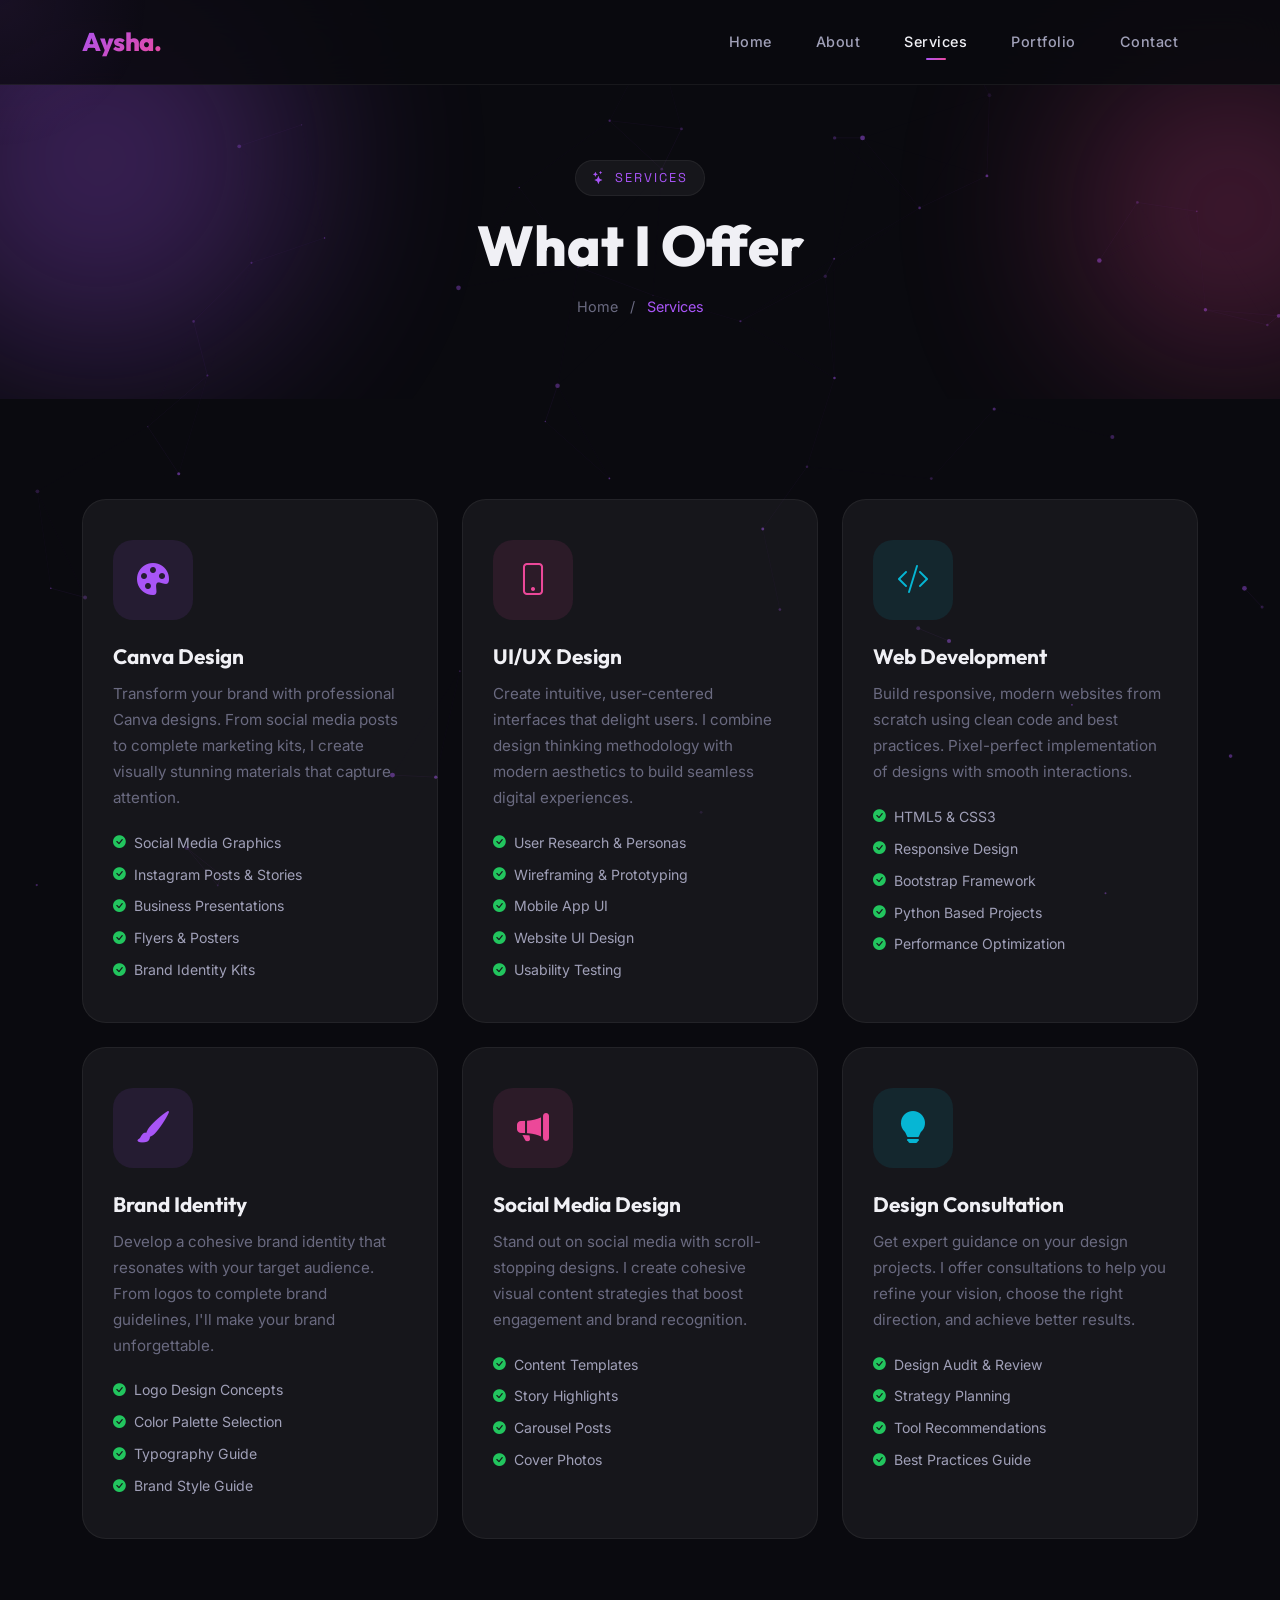
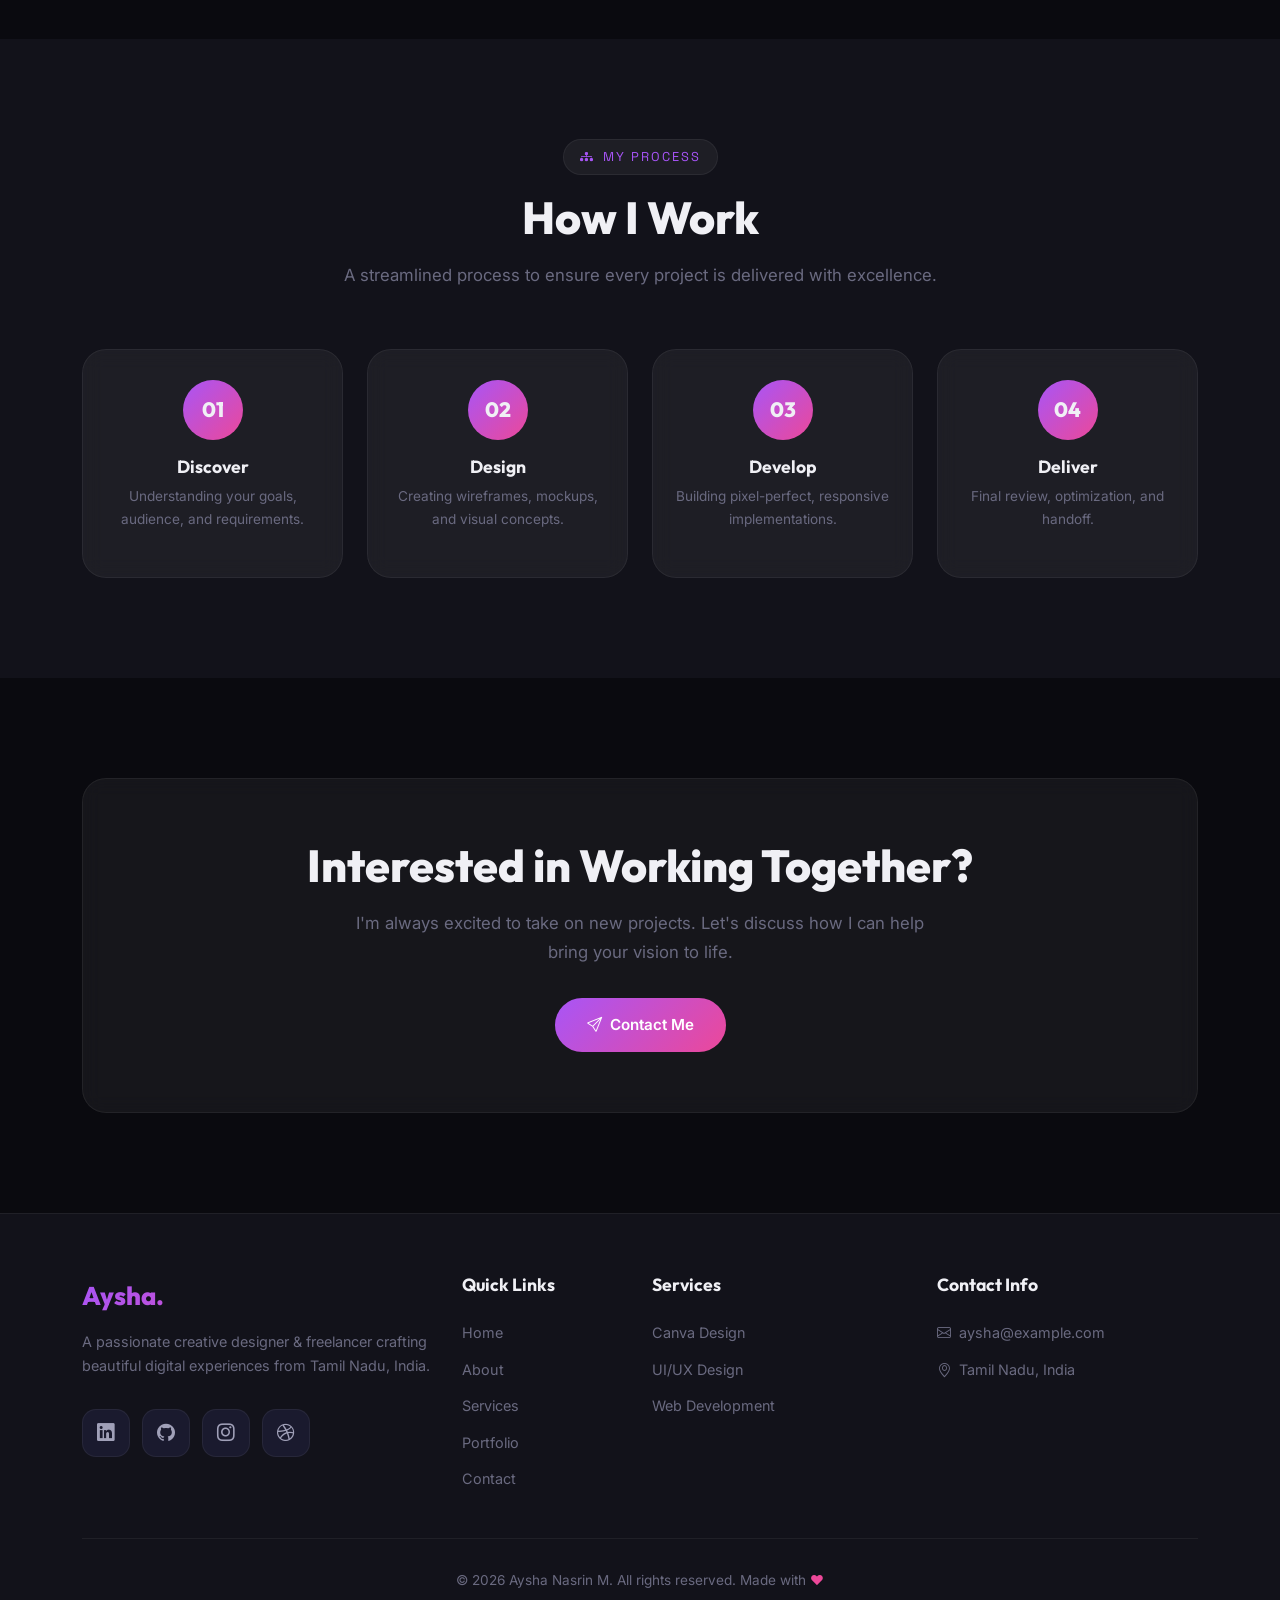
<file: services.html>
<!DOCTYPE html>
<html lang="en">
<head>
  <meta charset="UTF-8">
  <meta name="viewport" content="width=device-width, initial-scale=1.0">
  <meta name="description" content="Professional services by Aysha Nasrin M - Canva Design, UI/UX Design, Web Development, and Freelance creative solutions.">
  <title>Services | Aysha Nasrin M</title>

  <link href="https://cdn.jsdelivr.net/npm/bootstrap@5.3.3/dist/css/bootstrap.min.css" rel="stylesheet">
  <link href="https://cdn.jsdelivr.net/npm/bootstrap-icons@1.11.3/font/bootstrap-icons.css" rel="stylesheet">
  <link rel="stylesheet" href="assets/css/style.css">
</head>
<body>

  <div class="preloader" id="preloader">
    <div class="preloader-spinner"></div>
    <div class="preloader-text">Loading</div>
  </div>

  <canvas id="particles-canvas"></canvas>

  <!-- Navigation -->
  <nav class="navbar navbar-expand-lg navbar-custom fixed-top" id="main-navbar">
    <div class="container">
      <a class="navbar-brand navbar-brand-custom" href="index.html">Aysha<span style="color: var(--accent-2);">.</span></a>
      <button class="navbar-toggler navbar-toggler-custom" type="button" data-bs-toggle="collapse" data-bs-target="#navbarNav">
        <span class="navbar-toggler-icon"></span>
      </button>
      <div class="collapse navbar-collapse justify-content-end" id="navbarNav">
        <ul class="navbar-nav gap-1">
          <li class="nav-item"><a class="nav-link nav-link-custom" href="index.html">Home</a></li>
          <li class="nav-item"><a class="nav-link nav-link-custom" href="about.html">About</a></li>
          <li class="nav-item"><a class="nav-link nav-link-custom" href="services.html">Services</a></li>
          <li class="nav-item"><a class="nav-link nav-link-custom" href="portfolio.html">Portfolio</a></li>
          <li class="nav-item"><a class="nav-link nav-link-custom" href="contact.html">Contact</a></li>
        </ul>
      </div>
    </div>
  </nav>

  <!-- Page Header -->
  <section class="page-header">
    <div class="page-header-bg">
      <div class="page-header-shape page-header-shape-1"></div>
      <div class="page-header-shape page-header-shape-2"></div>
    </div>
    <div class="section-tag"><i class="bi bi-stars"></i> Services</div>
    <h1 class="section-title">What I <span class="gradient-text">Offer</span></h1>
    <div class="breadcrumb-custom">
      <a href="index.html">Home</a>
      <span>/</span>
      <span class="current">Services</span>
    </div>
  </section>

  <!-- Services Section -->
  <section class="section-padding">
    <div class="container">
      <div class="row g-4 stagger-children">
        <!-- Service 1 -->
        <div class="col-lg-4 col-md-6">
          <div class="service-card" id="service-canva">
            <div class="service-icon icon-purple">
              <i class="bi bi-palette-fill"></i>
            </div>
            <h3 class="service-title">Canva Design</h3>
            <p class="service-text">
              Transform your brand with professional Canva designs. From social media posts to complete marketing kits, I create visually stunning materials that capture attention.
            </p>
            <div class="service-features">
              <div class="service-feature"><i class="bi bi-check-circle-fill"></i> Social Media Graphics</div>
              <div class="service-feature"><i class="bi bi-check-circle-fill"></i> Instagram Posts & Stories</div>
              <div class="service-feature"><i class="bi bi-check-circle-fill"></i> Business Presentations</div>
              <div class="service-feature"><i class="bi bi-check-circle-fill"></i> Flyers & Posters</div>
              <div class="service-feature"><i class="bi bi-check-circle-fill"></i> Brand Identity Kits</div>
            </div>
          </div>
        </div>

        <!-- Service 2 -->
        <div class="col-lg-4 col-md-6">
          <div class="service-card" id="service-uiux">
            <div class="service-icon icon-pink">
              <i class="bi bi-phone"></i>
            </div>
            <h3 class="service-title">UI/UX Design</h3>
            <p class="service-text">
              Create intuitive, user-centered interfaces that delight users. I combine design thinking methodology with modern aesthetics to build seamless digital experiences.
            </p>
            <div class="service-features">
              <div class="service-feature"><i class="bi bi-check-circle-fill"></i> User Research & Personas</div>
              <div class="service-feature"><i class="bi bi-check-circle-fill"></i> Wireframing & Prototyping</div>
              <div class="service-feature"><i class="bi bi-check-circle-fill"></i> Mobile App UI</div>
              <div class="service-feature"><i class="bi bi-check-circle-fill"></i> Website UI Design</div>
              <div class="service-feature"><i class="bi bi-check-circle-fill"></i> Usability Testing</div>
            </div>
          </div>
        </div>

        <!-- Service 3 -->
        <div class="col-lg-4 col-md-6">
          <div class="service-card" id="service-webdev">
            <div class="service-icon icon-cyan">
              <i class="bi bi-code-slash"></i>
            </div>
            <h3 class="service-title">Web Development</h3>
            <p class="service-text">
              Build responsive, modern websites from scratch using clean code and best practices. Pixel-perfect implementation of designs with smooth interactions.
            </p>
            <div class="service-features">
              <div class="service-feature"><i class="bi bi-check-circle-fill"></i> HTML5 & CSS3</div>
              <div class="service-feature"><i class="bi bi-check-circle-fill"></i> Responsive Design</div>
              <div class="service-feature"><i class="bi bi-check-circle-fill"></i> Bootstrap Framework</div>
              <div class="service-feature"><i class="bi bi-check-circle-fill"></i> Python Based Projects</div>
              <div class="service-feature"><i class="bi bi-check-circle-fill"></i> Performance Optimization</div>
            </div>
          </div>
        </div>

        <!-- Service 4 -->
        <div class="col-lg-4 col-md-6">
          <div class="service-card" id="service-branding">
            <div class="service-icon icon-purple">
              <i class="bi bi-brush-fill"></i>
            </div>
            <h3 class="service-title">Brand Identity</h3>
            <p class="service-text">
              Develop a cohesive brand identity that resonates with your target audience. From logos to complete brand guidelines, I'll make your brand unforgettable.
            </p>
            <div class="service-features">
              <div class="service-feature"><i class="bi bi-check-circle-fill"></i> Logo Design Concepts</div>
              <div class="service-feature"><i class="bi bi-check-circle-fill"></i> Color Palette Selection</div>
              <div class="service-feature"><i class="bi bi-check-circle-fill"></i> Typography Guide</div>
              <div class="service-feature"><i class="bi bi-check-circle-fill"></i> Brand Style Guide</div>
            </div>
          </div>
        </div>

        <!-- Service 5 -->
        <div class="col-lg-4 col-md-6">
          <div class="service-card" id="service-social">
            <div class="service-icon icon-pink">
              <i class="bi bi-megaphone-fill"></i>
            </div>
            <h3 class="service-title">Social Media Design</h3>
            <p class="service-text">
              Stand out on social media with scroll-stopping designs. I create cohesive visual content strategies that boost engagement and brand recognition.
            </p>
            <div class="service-features">
              <div class="service-feature"><i class="bi bi-check-circle-fill"></i> Content Templates</div>
              <div class="service-feature"><i class="bi bi-check-circle-fill"></i> Story Highlights</div>
              <div class="service-feature"><i class="bi bi-check-circle-fill"></i> Carousel Posts</div>
              <div class="service-feature"><i class="bi bi-check-circle-fill"></i> Cover Photos</div>
            </div>
          </div>
        </div>

        <!-- Service 6 -->
        <div class="col-lg-4 col-md-6">
          <div class="service-card" id="service-consultation">
            <div class="service-icon icon-cyan">
              <i class="bi bi-lightbulb-fill"></i>
            </div>
            <h3 class="service-title">Design Consultation</h3>
            <p class="service-text">
              Get expert guidance on your design projects. I offer consultations to help you refine your vision, choose the right direction, and achieve better results.
            </p>
            <div class="service-features">
              <div class="service-feature"><i class="bi bi-check-circle-fill"></i> Design Audit & Review</div>
              <div class="service-feature"><i class="bi bi-check-circle-fill"></i> Strategy Planning</div>
              <div class="service-feature"><i class="bi bi-check-circle-fill"></i> Tool Recommendations</div>
              <div class="service-feature"><i class="bi bi-check-circle-fill"></i> Best Practices Guide</div>
            </div>
          </div>
        </div>
      </div>
    </div>
  </section>

  <!-- Process Section -->
  <section class="section-padding" style="background: var(--bg-secondary);">
    <div class="container">
      <div class="section-header reveal">
        <div class="section-tag"><i class="bi bi-diagram-3-fill"></i> My Process</div>
        <h2 class="section-title">How I <span class="gradient-text">Work</span></h2>
        <p class="section-description">A streamlined process to ensure every project is delivered with excellence.</p>
      </div>
      <div class="row g-4 stagger-children">
        <div class="col-md-3 col-6">
          <div class="glass-card text-center" style="padding: 30px 20px;">
            <div style="width: 60px; height: 60px; border-radius: 50%; background: var(--gradient-primary); display: flex; align-items: center; justify-content: center; margin: 0 auto 16px; font-family: var(--font-heading); font-weight: 800; font-size: 1.3rem;">01</div>
            <h4 style="font-family: var(--font-heading); font-weight: 700; font-size: 1.1rem; margin-bottom: 8px;">Discover</h4>
            <p style="font-size: 0.85rem; color: var(--text-muted);">Understanding your goals, audience, and requirements.</p>
          </div>
        </div>
        <div class="col-md-3 col-6">
          <div class="glass-card text-center" style="padding: 30px 20px;">
            <div style="width: 60px; height: 60px; border-radius: 50%; background: var(--gradient-primary); display: flex; align-items: center; justify-content: center; margin: 0 auto 16px; font-family: var(--font-heading); font-weight: 800; font-size: 1.3rem;">02</div>
            <h4 style="font-family: var(--font-heading); font-weight: 700; font-size: 1.1rem; margin-bottom: 8px;">Design</h4>
            <p style="font-size: 0.85rem; color: var(--text-muted);">Creating wireframes, mockups, and visual concepts.</p>
          </div>
        </div>
        <div class="col-md-3 col-6">
          <div class="glass-card text-center" style="padding: 30px 20px;">
            <div style="width: 60px; height: 60px; border-radius: 50%; background: var(--gradient-primary); display: flex; align-items: center; justify-content: center; margin: 0 auto 16px; font-family: var(--font-heading); font-weight: 800; font-size: 1.3rem;">03</div>
            <h4 style="font-family: var(--font-heading); font-weight: 700; font-size: 1.1rem; margin-bottom: 8px;">Develop</h4>
            <p style="font-size: 0.85rem; color: var(--text-muted);">Building pixel-perfect, responsive implementations.</p>
          </div>
        </div>
        <div class="col-md-3 col-6">
          <div class="glass-card text-center" style="padding: 30px 20px;">
            <div style="width: 60px; height: 60px; border-radius: 50%; background: var(--gradient-primary); display: flex; align-items: center; justify-content: center; margin: 0 auto 16px; font-family: var(--font-heading); font-weight: 800; font-size: 1.3rem;">04</div>
            <h4 style="font-family: var(--font-heading); font-weight: 700; font-size: 1.1rem; margin-bottom: 8px;">Deliver</h4>
            <p style="font-size: 0.85rem; color: var(--text-muted);">Final review, optimization, and handoff.</p>
          </div>
        </div>
      </div>
    </div>
  </section>

  <!-- CTA -->
  <section class="section-padding">
    <div class="container">
      <div class="glass-card text-center reveal" style="padding: 60px 40px;">
        <h2 class="section-title" style="margin-bottom: 16px;">Interested in <span class="gradient-text">Working Together?</span></h2>
        <p class="section-description mx-auto" style="margin-bottom: 32px;">
          I'm always excited to take on new projects. Let's discuss how I can help bring your vision to life.
        </p>
        <a href="contact.html" class="btn-gradient" id="services-cta">
          <i class="bi bi-send"></i> Contact Me
        </a>
      </div>
    </div>
  </section>

  <!-- Footer -->
  <footer class="footer">
    <div class="container">
      <div class="row g-4">
        <div class="col-lg-4">
          <div class="footer-brand">Aysha<span style="color: var(--accent-2);">.</span></div>
          <p class="footer-text">A passionate creative designer & freelancer crafting beautiful digital experiences from Tamil Nadu, India.</p>
          <div class="social-links">
            <a href="#" class="social-link" aria-label="LinkedIn"><i class="bi bi-linkedin"></i></a>
            <a href="#" class="social-link" aria-label="GitHub"><i class="bi bi-github"></i></a>
            <a href="#" class="social-link" aria-label="Instagram"><i class="bi bi-instagram"></i></a>
            <a href="#" class="social-link" aria-label="Dribbble"><i class="bi bi-dribbble"></i></a>
          </div>
        </div>
        <div class="col-lg-2 col-md-4">
          <h4 class="footer-title">Quick Links</h4>
          <a href="index.html" class="footer-link">Home</a>
          <a href="about.html" class="footer-link">About</a>
          <a href="services.html" class="footer-link">Services</a>
          <a href="portfolio.html" class="footer-link">Portfolio</a>
          <a href="contact.html" class="footer-link">Contact</a>
        </div>
        <div class="col-lg-3 col-md-4">
          <h4 class="footer-title">Services</h4>
          <a href="services.html" class="footer-link">Canva Design</a>
          <a href="services.html" class="footer-link">UI/UX Design</a>
          <a href="services.html" class="footer-link">Web Development</a>
        </div>
        <div class="col-lg-3 col-md-4">
          <h4 class="footer-title">Contact Info</h4>
          <a href="mailto:aysha@example.com" class="footer-link"><i class="bi bi-envelope me-2"></i>aysha@example.com</a>
          <a href="#" class="footer-link"><i class="bi bi-geo-alt me-2"></i>Tamil Nadu, India</a>
        </div>
      </div>
      <div class="footer-bottom">
        <p>&copy; 2026 Aysha Nasrin M. All rights reserved. Made with <span class="heart">&hearts;</span></p>
      </div>
    </div>
  </footer>

  <button class="back-to-top" id="back-to-top" aria-label="Back to top"><i class="bi bi-arrow-up"></i></button>

  <script src="https://cdn.jsdelivr.net/npm/bootstrap@5.3.3/dist/js/bootstrap.bundle.min.js"></script>
  <script src="assets/js/main.js"></script>
</body>
</html>
</file>
<file: assets/css/style.css>
/* ============================================
   AYSHA NASRIN M - PORTFOLIO DESIGN SYSTEM
   ============================================ */

/* Google Fonts */
@import url('https://fonts.googleapis.com/css2?family=Inter:wght@300;400;500;600;700;800;900&family=Outfit:wght@300;400;500;600;700;800&family=Space+Grotesk:wght@400;500;600;700&display=swap');

/* ========== CSS Custom Properties ========== */
:root {
  /* Colors */
  --bg-primary: #0a0a0f;
  --bg-secondary: #12121a;
  --bg-tertiary: #1a1a2e;
  --bg-card: rgba(255, 255, 255, 0.03);
  --bg-glass: rgba(255, 255, 255, 0.05);

  --text-primary: #f0f0f5;
  --text-secondary: #a0a0b8;
  --text-muted: #6a6a80;

  --accent-1: #a855f7;  /* Purple */
  --accent-2: #ec4899;  /* Pink */
  --accent-3: #06b6d4;  /* Cyan */
  --accent-4: #f59e0b;  /* Amber */

  --gradient-primary: linear-gradient(135deg, #a855f7, #ec4899);
  --gradient-secondary: linear-gradient(135deg, #06b6d4, #a855f7);
  --gradient-accent: linear-gradient(135deg, #ec4899, #f59e0b);
  --gradient-bg: linear-gradient(180deg, #0a0a0f 0%, #12121a 50%, #0a0a0f 100%);

  --border-color: rgba(255, 255, 255, 0.06);
  --border-glow: rgba(168, 85, 247, 0.3);

  --shadow-sm: 0 2px 8px rgba(0, 0, 0, 0.3);
  --shadow-md: 0 8px 30px rgba(0, 0, 0, 0.4);
  --shadow-lg: 0 20px 60px rgba(0, 0, 0, 0.5);
  --shadow-glow: 0 0 40px rgba(168, 85, 247, 0.15);

  /* Typography */
  --font-heading: 'Outfit', sans-serif;
  --font-body: 'Inter', sans-serif;
  --font-mono: 'Space Grotesk', monospace;

  /* Spacing */
  --section-padding: 100px 0;

  /* Transitions */
  --transition-fast: 0.2s cubic-bezier(0.4, 0, 0.2, 1);
  --transition-smooth: 0.4s cubic-bezier(0.4, 0, 0.2, 1);
  --transition-bounce: 0.6s cubic-bezier(0.68, -0.55, 0.265, 1.55);
}

/* ========== Base Reset & Globals ========== */
*,
*::before,
*::after {
  margin: 0;
  padding: 0;
  box-sizing: border-box;
}

html {
  scroll-behavior: smooth;
  scrollbar-width: thin;
  scrollbar-color: var(--accent-1) var(--bg-secondary);
}

::-webkit-scrollbar {
  width: 6px;
}

::-webkit-scrollbar-track {
  background: var(--bg-secondary);
}

::-webkit-scrollbar-thumb {
  background: var(--accent-1);
  border-radius: 3px;
}

body {
  font-family: var(--font-body);
  background: var(--bg-primary);
  color: var(--text-primary);
  line-height: 1.7;
  overflow-x: hidden;
  -webkit-font-smoothing: antialiased;
  -moz-osx-font-smoothing: grayscale;
}

a {
  text-decoration: none;
  color: inherit;
  transition: var(--transition-fast);
}

img {
  max-width: 100%;
  height: auto;
}

ul {
  list-style: none;
}

::selection {
  background: var(--accent-1);
  color: #fff;
}

/* ========== Cursor Glow Effect ========== */
.cursor-glow {
  position: fixed;
  width: 300px;
  height: 300px;
  border-radius: 50%;
  pointer-events: none;
  z-index: 9999;
  background: radial-gradient(circle, rgba(168, 85, 247, 0.08) 0%, transparent 70%);
  transform: translate(-50%, -50%);
  transition: opacity 0.3s;
}

/* ========== Preloader ========== */
.preloader {
  position: fixed;
  top: 0;
  left: 0;
  width: 100%;
  height: 100%;
  background: var(--bg-primary);
  z-index: 99999;
  display: flex;
  align-items: center;
  justify-content: center;
  flex-direction: column;
  transition: opacity 0.6s ease, visibility 0.6s ease;
}

.preloader.loaded {
  opacity: 0;
  visibility: hidden;
}

.preloader-spinner {
  width: 50px;
  height: 50px;
  border: 3px solid var(--border-color);
  border-top-color: var(--accent-1);
  border-radius: 50%;
  animation: spin 0.8s linear infinite;
}

.preloader-text {
  margin-top: 20px;
  font-family: var(--font-heading);
  font-size: 14px;
  letter-spacing: 4px;
  text-transform: uppercase;
  color: var(--text-muted);
  animation: pulse 1.5s ease-in-out infinite;
}

@keyframes spin {
  to { transform: rotate(360deg); }
}

@keyframes pulse {
  0%, 100% { opacity: 0.5; }
  50% { opacity: 1; }
}

/* ========== Navigation ========== */
.navbar-custom {
  background: rgba(10, 10, 15, 0.85) !important;
  backdrop-filter: blur(20px);
  -webkit-backdrop-filter: blur(20px);
  border-bottom: 1px solid var(--border-color);
  padding: 15px 0;
  transition: var(--transition-smooth);
  z-index: 1000;
}

.navbar-custom.scrolled {
  padding: 10px 0;
  box-shadow: var(--shadow-md);
}

.navbar-brand-custom {
  font-family: var(--font-heading);
  font-weight: 800;
  font-size: 1.6rem;
  background: var(--gradient-primary);
  -webkit-background-clip: text;
  -webkit-text-fill-color: transparent;
  background-clip: text;
  letter-spacing: -0.5px;
}

.navbar-brand-custom:hover {
  transform: scale(1.05);
}

.nav-link-custom {
  font-family: var(--font-body);
  font-weight: 500;
  font-size: 0.9rem;
  color: var(--text-secondary) !important;
  padding: 8px 20px !important;
  border-radius: 30px;
  transition: var(--transition-smooth);
  position: relative;
  letter-spacing: 0.5px;
}

.nav-link-custom::after {
  content: '';
  position: absolute;
  bottom: 2px;
  left: 50%;
  width: 0;
  height: 2px;
  background: var(--gradient-primary);
  border-radius: 2px;
  transition: var(--transition-smooth);
  transform: translateX(-50%);
}

.nav-link-custom:hover,
.nav-link-custom.active {
  color: var(--text-primary) !important;
}

.nav-link-custom:hover::after,
.nav-link-custom.active::after {
  width: 20px;
}

.navbar-toggler-custom {
  border: 1px solid var(--border-color) !important;
  padding: 6px 10px;
}

.navbar-toggler-custom .navbar-toggler-icon {
  background-image: url("data:image/svg+xml,%3csvg xmlns='http://www.w3.org/2000/svg' viewBox='0 0 30 30'%3e%3cpath stroke='rgba%28168, 85, 247, 1%29' stroke-linecap='round' stroke-miterlimit='10' stroke-width='2' d='M4 7h22M4 15h22M4 23h22'/%3e%3c/svg%3e") !important;
}

/* ========== Hero Section ========== */
.hero-section {
  min-height: 100vh;
  display: flex;
  align-items: center;
  position: relative;
  overflow: hidden;
  padding-top: 80px;
}

.hero-bg-shapes {
  position: absolute;
  top: 0;
  left: 0;
  width: 100%;
  height: 100%;
  pointer-events: none;
  z-index: 0;
}

.hero-shape {
  position: absolute;
  border-radius: 50%;
  filter: blur(80px);
  opacity: 0.4;
  animation: float 8s ease-in-out infinite;
}

.hero-shape-1 {
  width: 400px;
  height: 400px;
  background: var(--accent-1);
  top: -100px;
  right: -100px;
  animation-delay: 0s;
}

.hero-shape-2 {
  width: 300px;
  height: 300px;
  background: var(--accent-2);
  bottom: -50px;
  left: -50px;
  animation-delay: 2s;
}

.hero-shape-3 {
  width: 200px;
  height: 200px;
  background: var(--accent-3);
  top: 50%;
  left: 50%;
  animation-delay: 4s;
}

@keyframes float {
  0%, 100% { transform: translate(0, 0) scale(1); }
  33% { transform: translate(30px, -30px) scale(1.05); }
  66% { transform: translate(-20px, 20px) scale(0.95); }
}

.hero-content {
  position: relative;
  z-index: 1;
}

.hero-badge {
  display: inline-flex;
  align-items: center;
  gap: 8px;
  padding: 8px 20px;
  background: var(--bg-glass);
  border: 1px solid var(--border-color);
  border-radius: 50px;
  font-size: 0.85rem;
  color: var(--text-secondary);
  margin-bottom: 24px;
  backdrop-filter: blur(10px);
  animation: fadeInUp 0.8s ease forwards;
  opacity: 0;
}

.hero-badge .badge-dot {
  width: 8px;
  height: 8px;
  border-radius: 50%;
  background: #22c55e;
  animation: blink 2s ease-in-out infinite;
}

@keyframes blink {
  0%, 100% { opacity: 1; }
  50% { opacity: 0.3; }
}

.hero-title {
  font-family: var(--font-heading);
  font-size: 4rem;
  font-weight: 800;
  line-height: 1.1;
  margin-bottom: 8px;
  animation: fadeInUp 0.8s ease 0.2s forwards;
  opacity: 0;
}

.hero-title .gradient-text {
  background: var(--gradient-primary);
  -webkit-background-clip: text;
  -webkit-text-fill-color: transparent;
  background-clip: text;
}

.hero-subtitle {
  font-family: var(--font-heading);
  font-size: 1.6rem;
  font-weight: 600;
  color: var(--text-secondary);
  margin-bottom: 20px;
  animation: fadeInUp 0.8s ease 0.4s forwards;
  opacity: 0;
}

.hero-description {
  font-size: 1.05rem;
  color: var(--text-muted);
  max-width: 500px;
  margin-bottom: 36px;
  animation: fadeInUp 0.8s ease 0.6s forwards;
  opacity: 0;
}

.hero-buttons {
  display: flex;
  gap: 16px;
  flex-wrap: wrap;
  animation: fadeInUp 0.8s ease 0.8s forwards;
  opacity: 0;
}

.hero-image-wrapper {
  position: relative;
  z-index: 1;
  animation: fadeInRight 1s ease 0.4s forwards;
  opacity: 0;
}

.hero-image-container {
  position: relative;
  width: 380px;
  height: 380px;
  margin: 0 auto;
}

.hero-image-ring {
  position: absolute;
  top: -10px;
  left: -10px;
  right: -10px;
  bottom: -10px;
  border-radius: 50%;
  border: 2px solid transparent;
  background: var(--gradient-primary) border-box;
  -webkit-mask: linear-gradient(#fff 0 0) padding-box, linear-gradient(#fff 0 0);
  mask: linear-gradient(#fff 0 0) padding-box, linear-gradient(#fff 0 0);
  -webkit-mask-composite: xor;
  mask-composite: exclude;
  animation: rotateRing 10s linear infinite;
}

@keyframes rotateRing {
  to { transform: rotate(360deg); }
}

.hero-profile-img {
  width: 100%;
  height: 100%;
  border-radius: 50%;
  object-fit: cover;
  border: 4px solid var(--bg-secondary);
  box-shadow: var(--shadow-glow);
}

.hero-floating-card {
  position: absolute;
  padding: 12px 20px;
  background: var(--bg-glass);
  backdrop-filter: blur(16px);
  border: 1px solid var(--border-color);
  border-radius: 16px;
  font-size: 0.85rem;
  font-weight: 500;
  color: var(--text-primary);
  box-shadow: var(--shadow-md);
  animation: floatCard 6s ease-in-out infinite;
  white-space: nowrap;
}

.hero-floating-card i {
  margin-right: 8px;
  color: var(--accent-1);
}

.floating-card-1 {
  top: 20px;
  right: -30px;
  animation-delay: 0s;
}

.floating-card-2 {
  bottom: 40px;
  left: -40px;
  animation-delay: 2s;
}

.floating-card-3 {
  bottom: -10px;
  right: 0;
  animation-delay: 4s;
}

@keyframes floatCard {
  0%, 100% { transform: translateY(0); }
  50% { transform: translateY(-12px); }
}

/* ========== Buttons ========== */
.btn-gradient {
  padding: 14px 32px;
  background: var(--gradient-primary);
  color: #fff;
  border: none;
  border-radius: 50px;
  font-family: var(--font-body);
  font-weight: 600;
  font-size: 0.95rem;
  cursor: pointer;
  transition: var(--transition-smooth);
  position: relative;
  overflow: hidden;
  display: inline-flex;
  align-items: center;
  gap: 8px;
}

.btn-gradient::before {
  content: '';
  position: absolute;
  top: 0;
  left: -100%;
  width: 100%;
  height: 100%;
  background: linear-gradient(90deg, transparent, rgba(255, 255, 255, 0.2), transparent);
  transition: 0.5s;
}

.btn-gradient:hover {
  transform: translateY(-3px);
  box-shadow: 0 10px 30px rgba(168, 85, 247, 0.4);
  color: #fff;
}

.btn-gradient:hover::before {
  left: 100%;
}

.btn-outline-glow {
  padding: 14px 32px;
  background: transparent;
  color: var(--text-primary);
  border: 1px solid var(--border-color);
  border-radius: 50px;
  font-family: var(--font-body);
  font-weight: 600;
  font-size: 0.95rem;
  cursor: pointer;
  transition: var(--transition-smooth);
  display: inline-flex;
  align-items: center;
  gap: 8px;
}

.btn-outline-glow:hover {
  border-color: var(--accent-1);
  color: var(--accent-1);
  transform: translateY(-3px);
  box-shadow: 0 0 20px rgba(168, 85, 247, 0.2);
}

/* ========== Section Styles ========== */
.section-padding {
  padding: var(--section-padding);
}

.section-header {
  text-align: center;
  margin-bottom: 60px;
}

.section-tag {
  display: inline-flex;
  align-items: center;
  gap: 8px;
  padding: 6px 16px;
  background: var(--bg-glass);
  border: 1px solid var(--border-color);
  border-radius: 50px;
  font-family: var(--font-mono);
  font-size: 0.8rem;
  color: var(--accent-1);
  text-transform: uppercase;
  letter-spacing: 2px;
  margin-bottom: 16px;
}

.section-title {
  font-family: var(--font-heading);
  font-size: 2.8rem;
  font-weight: 800;
  margin-bottom: 16px;
  line-height: 1.2;
}

.section-description {
  font-size: 1.05rem;
  color: var(--text-muted);
  max-width: 600px;
  margin: 0 auto;
}

/* ========== Glass Card ========== */
.glass-card {
  background: var(--bg-glass);
  border: 1px solid var(--border-color);
  border-radius: 24px;
  padding: 40px;
  backdrop-filter: blur(10px);
  transition: var(--transition-smooth);
  position: relative;
  overflow: hidden;
}

.glass-card::before {
  content: '';
  position: absolute;
  top: 0;
  left: 0;
  right: 0;
  height: 1px;
  background: linear-gradient(90deg, transparent, rgba(168, 85, 247, 0.3), transparent);
  opacity: 0;
  transition: var(--transition-smooth);
}

.glass-card:hover {
  border-color: var(--border-glow);
  transform: translateY(-5px);
  box-shadow: var(--shadow-glow);
}

.glass-card:hover::before {
  opacity: 1;
}

/* ========== About Section ========== */
.about-image-wrapper {
  position: relative;
}

.about-image {
  border-radius: 24px;
  border: 2px solid var(--border-color);
  box-shadow: var(--shadow-lg);
  width: 100%;
  object-fit: cover;
}

.about-image-decoration {
  position: absolute;
  width: 100%;
  height: 100%;
  top: 20px;
  left: 20px;
  border: 2px solid var(--accent-1);
  border-radius: 24px;
  z-index: -1;
  opacity: 0.3;
}

.about-info {
  display: flex;
  flex-direction: column;
  gap: 20px;
}

.about-text {
  font-size: 1.05rem;
  color: var(--text-secondary);
  line-height: 1.8;
}

.about-details {
  display: grid;
  grid-template-columns: repeat(2, 1fr);
  gap: 20px;
  margin: 20px 0;
}

.about-detail-item {
  display: flex;
  flex-direction: column;
  gap: 4px;
}

.about-detail-label {
  font-family: var(--font-mono);
  font-size: 0.75rem;
  text-transform: uppercase;
  letter-spacing: 2px;
  color: var(--accent-1);
}

.about-detail-value {
  font-weight: 600;
  font-size: 1rem;
  color: var(--text-primary);
}

.about-stats {
  display: grid;
  grid-template-columns: repeat(3, 1fr);
  gap: 20px;
  margin-top: 20px;
}

.stat-card {
  text-align: center;
  padding: 20px;
  background: var(--bg-glass);
  border: 1px solid var(--border-color);
  border-radius: 16px;
  transition: var(--transition-smooth);
}

.stat-card:hover {
  border-color: var(--border-glow);
  box-shadow: var(--shadow-glow);
}

.stat-number {
  font-family: var(--font-heading);
  font-size: 2rem;
  font-weight: 800;
  background: var(--gradient-primary);
  -webkit-background-clip: text;
  -webkit-text-fill-color: transparent;
  background-clip: text;
}

.stat-label {
  font-size: 0.8rem;
  color: var(--text-muted);
  margin-top: 4px;
}

/* ========== Skills Section ========== */
.skill-card {
  background: var(--bg-glass);
  border: 1px solid var(--border-color);
  border-radius: 20px;
  padding: 30px;
  text-align: center;
  transition: var(--transition-smooth);
  position: relative;
  overflow: hidden;
}

.skill-card::after {
  content: '';
  position: absolute;
  bottom: 0;
  left: 0;
  right: 0;
  height: 3px;
  background: var(--gradient-primary);
  transform: scaleX(0);
  transition: var(--transition-smooth);
}

.skill-card:hover {
  transform: translateY(-8px);
  border-color: var(--border-glow);
  box-shadow: var(--shadow-glow);
}

.skill-card:hover::after {
  transform: scaleX(1);
}

.skill-icon {
  width: 64px;
  height: 64px;
  border-radius: 16px;
  display: flex;
  align-items: center;
  justify-content: center;
  margin: 0 auto 16px;
  font-size: 1.8rem;
  background: var(--bg-tertiary);
  transition: var(--transition-smooth);
}

.skill-card:hover .skill-icon {
  background: var(--gradient-primary);
  transform: scale(1.1) rotate(5deg);
}

.skill-name {
  font-family: var(--font-heading);
  font-weight: 700;
  font-size: 1.1rem;
  margin-bottom: 12px;
}

.skill-bar-container {
  width: 100%;
  height: 6px;
  background: var(--bg-tertiary);
  border-radius: 3px;
  overflow: hidden;
  margin-bottom: 8px;
}

.skill-bar {
  height: 100%;
  background: var(--gradient-primary);
  border-radius: 3px;
  width: 0;
  transition: width 1.5s cubic-bezier(0.4, 0, 0.2, 1);
}

.skill-percentage {
  font-family: var(--font-mono);
  font-size: 0.8rem;
  color: var(--accent-1);
  font-weight: 600;
}

/* ========== Services Section ========== */
.service-card {
  background: var(--bg-glass);
  border: 1px solid var(--border-color);
  border-radius: 24px;
  padding: 40px 30px;
  transition: var(--transition-smooth);
  position: relative;
  overflow: hidden;
  height: 100%;
}

.service-card::before {
  content: '';
  position: absolute;
  top: 0;
  left: 0;
  width: 100%;
  height: 100%;
  background: var(--gradient-primary);
  opacity: 0;
  transition: var(--transition-smooth);
  z-index: 0;
}

.service-card:hover {
  transform: translateY(-10px);
  border-color: transparent;
  box-shadow: var(--shadow-lg);
}

.service-card:hover::before {
  opacity: 0.08;
}

.service-card > * {
  position: relative;
  z-index: 1;
}

.service-icon {
  width: 80px;
  height: 80px;
  border-radius: 20px;
  display: flex;
  align-items: center;
  justify-content: center;
  font-size: 2rem;
  margin-bottom: 24px;
  transition: var(--transition-smooth);
}

.service-icon.icon-purple {
  background: rgba(168, 85, 247, 0.1);
  color: var(--accent-1);
}

.service-icon.icon-pink {
  background: rgba(236, 72, 153, 0.1);
  color: var(--accent-2);
}

.service-icon.icon-cyan {
  background: rgba(6, 182, 212, 0.1);
  color: var(--accent-3);
}

.service-card:hover .service-icon {
  transform: scale(1.1);
}

.service-title {
  font-family: var(--font-heading);
  font-size: 1.3rem;
  font-weight: 700;
  margin-bottom: 12px;
}

.service-text {
  color: var(--text-muted);
  font-size: 0.95rem;
  margin-bottom: 20px;
}

.service-features {
  display: flex;
  flex-direction: column;
  gap: 8px;
}

.service-feature {
  display: flex;
  align-items: center;
  gap: 8px;
  font-size: 0.88rem;
  color: var(--text-secondary);
}

.service-feature i {
  color: #22c55e;
  font-size: 0.8rem;
}

/* ========== Portfolio Section ========== */
.portfolio-filter {
  display: flex;
  justify-content: center;
  gap: 12px;
  flex-wrap: wrap;
  margin-bottom: 40px;
}

.filter-btn {
  padding: 10px 24px;
  background: var(--bg-glass);
  border: 1px solid var(--border-color);
  border-radius: 50px;
  color: var(--text-secondary);
  font-family: var(--font-body);
  font-weight: 500;
  font-size: 0.88rem;
  cursor: pointer;
  transition: var(--transition-smooth);
}

.filter-btn:hover,
.filter-btn.active {
  background: var(--gradient-primary);
  border-color: transparent;
  color: #fff;
  box-shadow: 0 5px 20px rgba(168, 85, 247, 0.3);
}

.portfolio-card {
  border-radius: 20px;
  overflow: hidden;
  background: var(--bg-glass);
  border: 1px solid var(--border-color);
  transition: var(--transition-smooth);
  height: 100%;
}

.portfolio-card:hover {
  transform: translateY(-8px);
  box-shadow: var(--shadow-glow);
  border-color: var(--border-glow);
}

.portfolio-image-wrapper {
  position: relative;
  overflow: hidden;
  aspect-ratio: 16/10;
}

.portfolio-image {
  width: 100%;
  height: 100%;
  object-fit: cover;
  transition: var(--transition-smooth);
}

.portfolio-card:hover .portfolio-image {
  transform: scale(1.08);
}

.portfolio-overlay {
  position: absolute;
  top: 0;
  left: 0;
  width: 100%;
  height: 100%;
  background: linear-gradient(180deg, transparent 40%, rgba(10, 10, 15, 0.9) 100%);
  display: flex;
  align-items: flex-end;
  padding: 20px;
  opacity: 0;
  transition: var(--transition-smooth);
}

.portfolio-card:hover .portfolio-overlay {
  opacity: 1;
}

.portfolio-overlay-btn {
  width: 44px;
  height: 44px;
  border-radius: 50%;
  background: var(--gradient-primary);
  border: none;
  color: #fff;
  font-size: 1.1rem;
  cursor: pointer;
  display: flex;
  align-items: center;
  justify-content: center;
  transition: var(--transition-smooth);
}

.portfolio-overlay-btn:hover {
  transform: scale(1.1);
}

.portfolio-info {
  padding: 24px;
}

.portfolio-category {
  font-family: var(--font-mono);
  font-size: 0.75rem;
  text-transform: uppercase;
  letter-spacing: 2px;
  color: var(--accent-1);
  margin-bottom: 8px;
}

.portfolio-title {
  font-family: var(--font-heading);
  font-size: 1.2rem;
  font-weight: 700;
  margin-bottom: 8px;
}

.portfolio-desc {
  font-size: 0.88rem;
  color: var(--text-muted);
}

/* ========== Testimonials / Education Timeline ========== */
.timeline {
  position: relative;
  padding: 20px 0;
}

.timeline::before {
  content: '';
  position: absolute;
  top: 0;
  left: 50%;
  transform: translateX(-50%);
  width: 2px;
  height: 100%;
  background: linear-gradient(180deg, var(--accent-1), var(--accent-2), var(--accent-3));
  opacity: 0.3;
}

.timeline-item {
  display: flex;
  align-items: center;
  margin-bottom: 60px;
  position: relative;
}

.timeline-dot {
  position: absolute;
  left: 50%;
  transform: translateX(-50%);
  width: 16px;
  height: 16px;
  border-radius: 50%;
  background: var(--gradient-primary);
  border: 3px solid var(--bg-primary);
  z-index: 2;
  box-shadow: 0 0 20px rgba(168, 85, 247, 0.4);
}

.timeline-content {
  width: 45%;
  padding: 30px;
  background: var(--bg-glass);
  border: 1px solid var(--border-color);
  border-radius: 20px;
  backdrop-filter: blur(10px);
  transition: var(--transition-smooth);
}

.timeline-content:hover {
  border-color: var(--border-glow);
  box-shadow: var(--shadow-glow);
  transform: translateY(-5px);
}

.timeline-item:nth-child(odd) .timeline-content {
  margin-right: auto;
}

.timeline-item:nth-child(even) .timeline-content {
  margin-left: auto;
}

.timeline-year {
  display: inline-block;
  padding: 4px 14px;
  background: var(--gradient-primary);
  border-radius: 50px;
  font-family: var(--font-mono);
  font-size: 0.78rem;
  font-weight: 600;
  color: #fff;
  margin-bottom: 12px;
}

.timeline-title {
  font-family: var(--font-heading);
  font-size: 1.2rem;
  font-weight: 700;
  margin-bottom: 8px;
}

.timeline-subtitle {
  font-size: 0.9rem;
  color: var(--accent-1);
  margin-bottom: 8px;
}

.timeline-text {
  font-size: 0.9rem;
  color: var(--text-muted);
}

/* ========== Contact Section ========== */
.contact-info-card {
  background: var(--bg-glass);
  border: 1px solid var(--border-color);
  border-radius: 24px;
  padding: 40px;
  height: 100%;
  backdrop-filter: blur(10px);
}

.contact-item {
  display: flex;
  align-items: flex-start;
  gap: 16px;
  margin-bottom: 30px;
}

.contact-item:last-child {
  margin-bottom: 0;
}

.contact-icon {
  width: 50px;
  height: 50px;
  border-radius: 14px;
  display: flex;
  align-items: center;
  justify-content: center;
  font-size: 1.2rem;
  flex-shrink: 0;
  transition: var(--transition-smooth);
}

.contact-icon.icon-purple {
  background: rgba(168, 85, 247, 0.1);
  color: var(--accent-1);
}

.contact-icon.icon-pink {
  background: rgba(236, 72, 153, 0.1);
  color: var(--accent-2);
}

.contact-icon.icon-cyan {
  background: rgba(6, 182, 212, 0.1);
  color: var(--accent-3);
}

.contact-item:hover .contact-icon {
  transform: scale(1.1) rotate(5deg);
}

.contact-label {
  font-family: var(--font-mono);
  font-size: 0.75rem;
  text-transform: uppercase;
  letter-spacing: 2px;
  color: var(--text-muted);
  margin-bottom: 4px;
}

.contact-value {
  font-weight: 600;
  font-size: 1rem;
  color: var(--text-primary);
}

.contact-form-card {
  background: var(--bg-glass);
  border: 1px solid var(--border-color);
  border-radius: 24px;
  padding: 40px;
  backdrop-filter: blur(10px);
}

.form-floating-custom {
  margin-bottom: 20px;
}

.form-control-custom {
  background: var(--bg-tertiary) !important;
  border: 1px solid var(--border-color) !important;
  border-radius: 14px !important;
  color: var(--text-primary) !important;
  padding: 16px 20px !important;
  font-family: var(--font-body) !important;
  font-size: 0.95rem !important;
  transition: var(--transition-smooth) !important;
}

.form-control-custom:focus {
  border-color: var(--accent-1) !important;
  box-shadow: 0 0 0 3px rgba(168, 85, 247, 0.15) !important;
}

.form-control-custom::placeholder {
  color: var(--text-muted) !important;
}

textarea.form-control-custom {
  min-height: 140px;
  resize: none;
}

.social-links {
  display: flex;
  gap: 12px;
  margin-top: 30px;
}

.social-link {
  width: 48px;
  height: 48px;
  border-radius: 14px;
  background: var(--bg-tertiary);
  border: 1px solid var(--border-color);
  display: flex;
  align-items: center;
  justify-content: center;
  font-size: 1.1rem;
  color: var(--text-secondary);
  transition: var(--transition-smooth);
}

.social-link:hover {
  background: var(--gradient-primary);
  border-color: transparent;
  color: #fff;
  transform: translateY(-5px);
  box-shadow: 0 10px 25px rgba(168, 85, 247, 0.3);
}

/* ========== Footer ========== */
.footer {
  background: var(--bg-secondary);
  border-top: 1px solid var(--border-color);
  padding: 60px 0 30px;
}

.footer-brand {
  font-family: var(--font-heading);
  font-weight: 800;
  font-size: 1.6rem;
  background: var(--gradient-primary);
  -webkit-background-clip: text;
  -webkit-text-fill-color: transparent;
  background-clip: text;
  margin-bottom: 12px;
}

.footer-text {
  color: var(--text-muted);
  font-size: 0.9rem;
  max-width: 350px;
}

.footer-title {
  font-family: var(--font-heading);
  font-weight: 700;
  font-size: 1.1rem;
  margin-bottom: 20px;
  color: var(--text-primary);
}

.footer-link {
  display: block;
  color: var(--text-muted);
  font-size: 0.9rem;
  padding: 6px 0;
  transition: var(--transition-fast);
}

.footer-link:hover {
  color: var(--accent-1);
  transform: translateX(5px);
}

.footer-bottom {
  text-align: center;
  padding-top: 30px;
  margin-top: 40px;
  border-top: 1px solid var(--border-color);
}

.footer-bottom p {
  color: var(--text-muted);
  font-size: 0.85rem;
}

.footer-bottom .heart {
  color: var(--accent-2);
  animation: heartbeat 1.5s ease-in-out infinite;
}

@keyframes heartbeat {
  0%, 100% { transform: scale(1); }
  50% { transform: scale(1.2); }
}

/* ========== Animations ========== */
@keyframes fadeInUp {
  from {
    opacity: 0;
    transform: translateY(40px);
  }
  to {
    opacity: 1;
    transform: translateY(0);
  }
}

@keyframes fadeInRight {
  from {
    opacity: 0;
    transform: translateX(60px);
  }
  to {
    opacity: 1;
    transform: translateX(0);
  }
}

@keyframes fadeInLeft {
  from {
    opacity: 0;
    transform: translateX(-60px);
  }
  to {
    opacity: 1;
    transform: translateX(0);
  }
}

.reveal {
  opacity: 0;
  transform: translateY(40px);
  transition: all 0.8s cubic-bezier(0.4, 0, 0.2, 1);
}

.reveal.active {
  opacity: 1;
  transform: translateY(0);
}

.reveal-left {
  opacity: 0;
  transform: translateX(-60px);
  transition: all 0.8s cubic-bezier(0.4, 0, 0.2, 1);
}

.reveal-left.active {
  opacity: 1;
  transform: translateX(0);
}

.reveal-right {
  opacity: 0;
  transform: translateX(60px);
  transition: all 0.8s cubic-bezier(0.4, 0, 0.2, 1);
}

.reveal-right.active {
  opacity: 1;
  transform: translateX(0);
}

/* Stagger children animations */
.stagger-children > * {
  opacity: 0;
  transform: translateY(30px);
  transition: all 0.6s cubic-bezier(0.4, 0, 0.2, 1);
}

.stagger-children.active > *:nth-child(1) { transition-delay: 0.1s; }
.stagger-children.active > *:nth-child(2) { transition-delay: 0.2s; }
.stagger-children.active > *:nth-child(3) { transition-delay: 0.3s; }
.stagger-children.active > *:nth-child(4) { transition-delay: 0.4s; }
.stagger-children.active > *:nth-child(5) { transition-delay: 0.5s; }
.stagger-children.active > *:nth-child(6) { transition-delay: 0.6s; }

.stagger-children.active > * {
  opacity: 1;
  transform: translateY(0);
}

/* ========== Particles Canvas ========== */
#particles-canvas {
  position: fixed;
  top: 0;
  left: 0;
  width: 100%;
  height: 100%;
  z-index: 0;
  pointer-events: none;
}

/* ========== Page Header (for inner pages) ========== */
.page-header {
  padding: 160px 0 80px;
  text-align: center;
  position: relative;
  overflow: hidden;
}

.page-header-bg {
  position: absolute;
  top: 0;
  left: 0;
  width: 100%;
  height: 100%;
  z-index: 0;
}

.page-header-shape {
  position: absolute;
  border-radius: 50%;
  filter: blur(100px);
  opacity: 0.3;
}

.page-header-shape-1 {
  width: 400px;
  height: 400px;
  background: var(--accent-1);
  top: -200px;
  left: -100px;
}

.page-header-shape-2 {
  width: 300px;
  height: 300px;
  background: var(--accent-2);
  top: -100px;
  right: -100px;
}

.page-header > * {
  position: relative;
  z-index: 1;
}

.page-header .section-title {
  font-size: 3.5rem;
}

.breadcrumb-custom {
  display: flex;
  justify-content: center;
  gap: 12px;
  margin-top: 16px;
  font-size: 0.9rem;
}

.breadcrumb-custom a {
  color: var(--text-muted);
  transition: var(--transition-fast);
}

.breadcrumb-custom a:hover {
  color: var(--accent-1);
}

.breadcrumb-custom span {
  color: var(--text-muted);
}

.breadcrumb-custom .current {
  color: var(--accent-1);
}

/* ========== Back to Top ========== */
.back-to-top {
  position: fixed;
  bottom: 30px;
  right: 30px;
  width: 50px;
  height: 50px;
  border-radius: 50%;
  background: var(--gradient-primary);
  border: none;
  color: #fff;
  font-size: 1.2rem;
  cursor: pointer;
  display: flex;
  align-items: center;
  justify-content: center;
  opacity: 0;
  visibility: hidden;
  transform: translateY(20px);
  transition: var(--transition-smooth);
  z-index: 999;
  box-shadow: 0 5px 20px rgba(168, 85, 247, 0.4);
}

.back-to-top.visible {
  opacity: 1;
  visibility: visible;
  transform: translateY(0);
}

.back-to-top:hover {
  transform: translateY(-5px);
}

/* ========== Responsive ========== */
@media (max-width: 991px) {
  .hero-title {
    font-size: 2.8rem;
  }

  .hero-subtitle {
    font-size: 1.2rem;
  }

  .hero-image-container {
    width: 280px;
    height: 280px;
    margin-top: 40px;
  }

  .section-title {
    font-size: 2.2rem;
  }

  .page-header .section-title {
    font-size: 2.5rem;
  }

  .timeline::before {
    left: 20px;
  }

  .timeline-dot {
    left: 20px;
    transform: translateX(-50%);
  }

  .timeline-content {
    width: calc(100% - 60px);
    margin-left: 60px !important;
  }
}

@media (max-width: 767px) {
  .hero-title {
    font-size: 2.2rem;
  }

  .hero-subtitle {
    font-size: 1rem;
  }

  .hero-buttons {
    flex-direction: column;
    align-items: flex-start;
  }

  .section-padding {
    padding: 60px 0;
  }

  .section-title {
    font-size: 1.8rem;
  }

  .about-details {
    grid-template-columns: 1fr;
  }

  .about-stats {
    grid-template-columns: repeat(3, 1fr);
    gap: 12px;
  }

  .glass-card {
    padding: 24px;
  }

  .hero-floating-card {
    display: none;
  }

  .page-header .section-title {
    font-size: 2rem;
  }
}

@media (max-width: 576px) {
  .navbar-brand-custom {
    font-size: 1.3rem;
  }

  .stat-number {
    font-size: 1.5rem;
  }

  .hero-image-container {
    width: 220px;
    height: 220px;
  }
}
</file>
